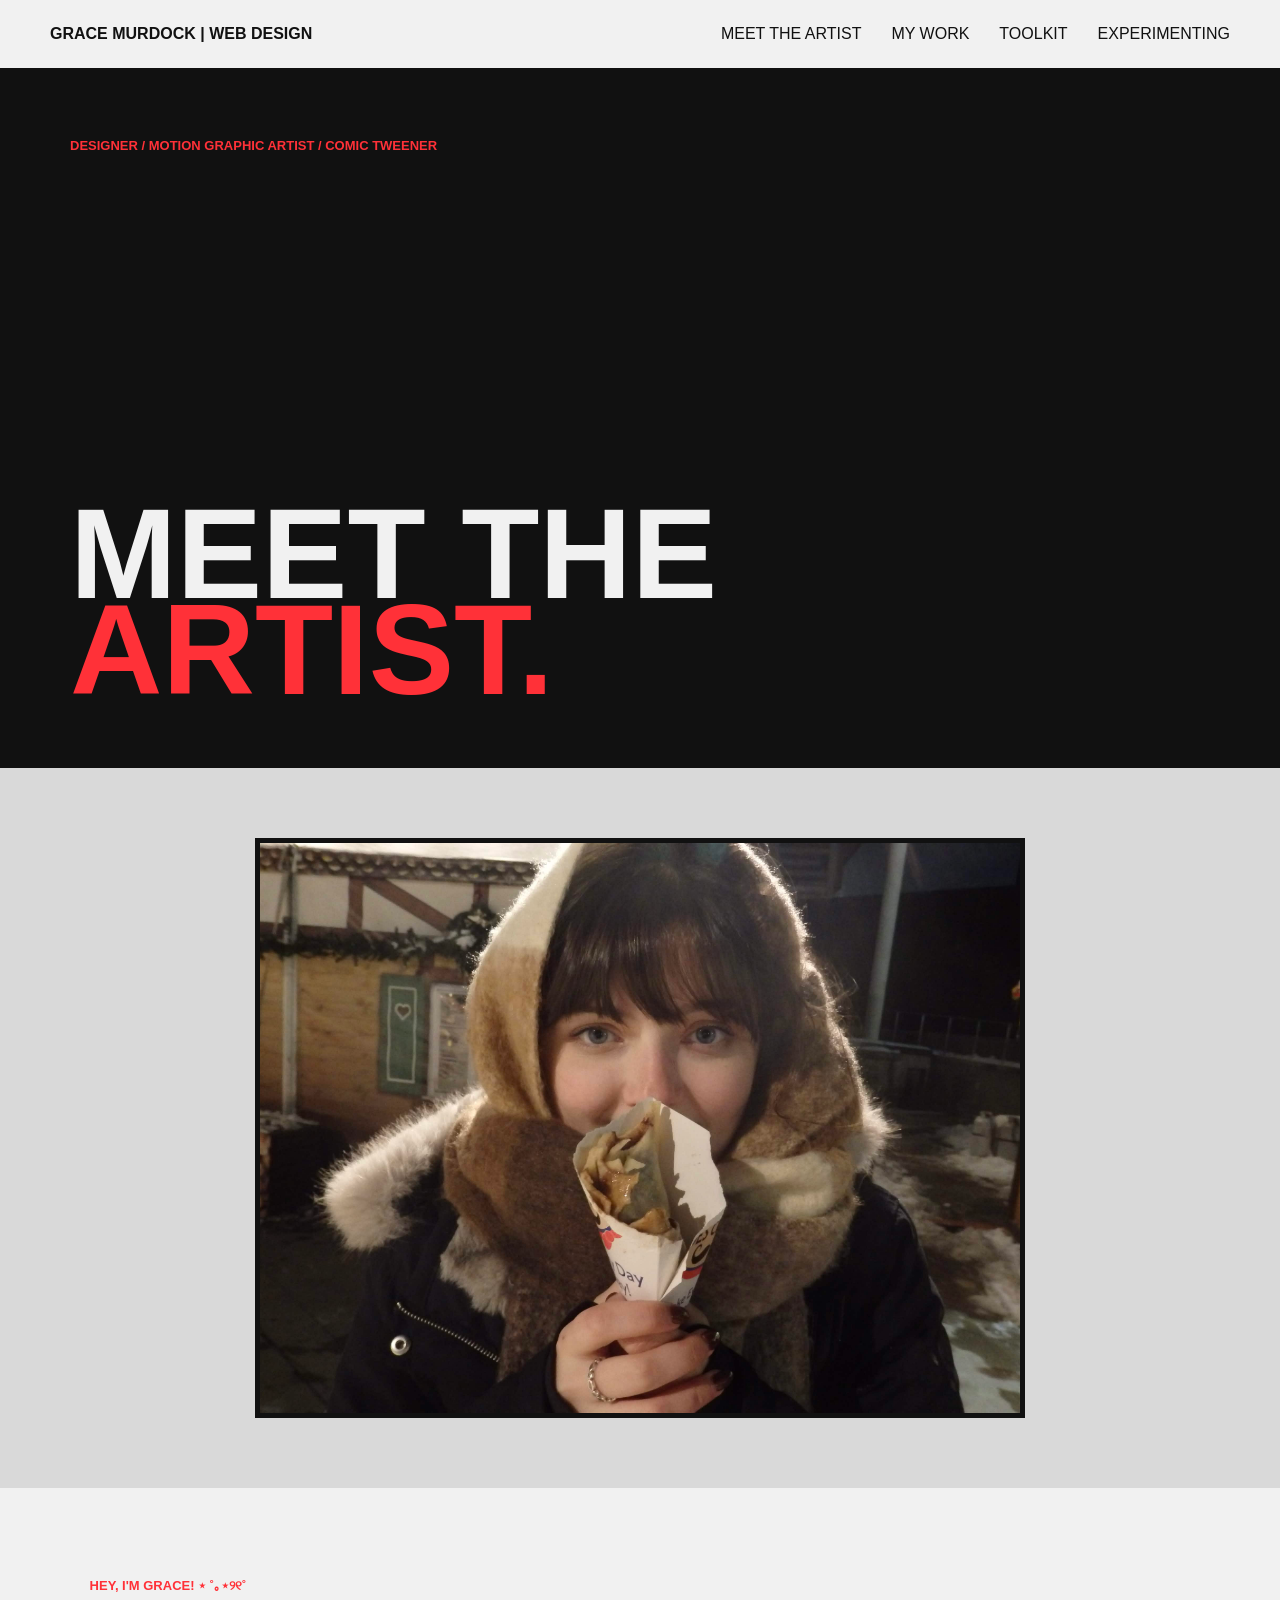
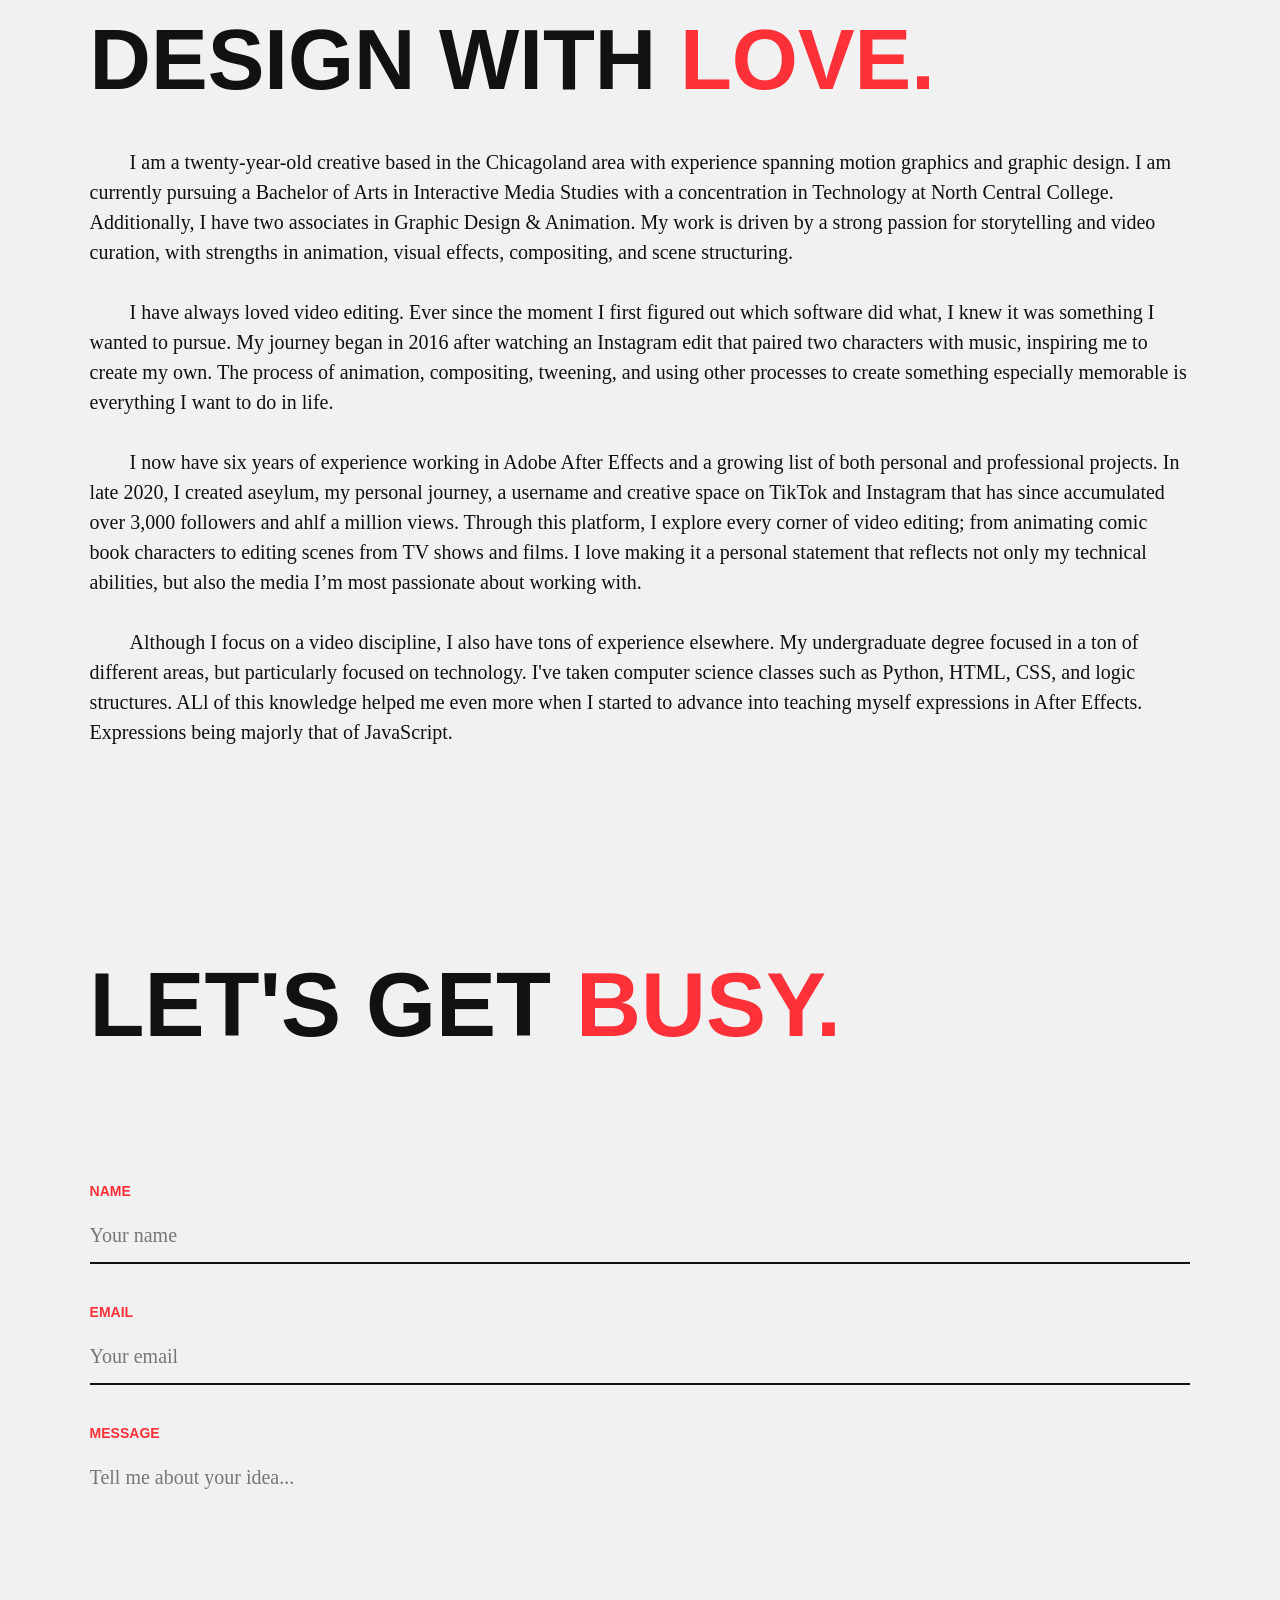
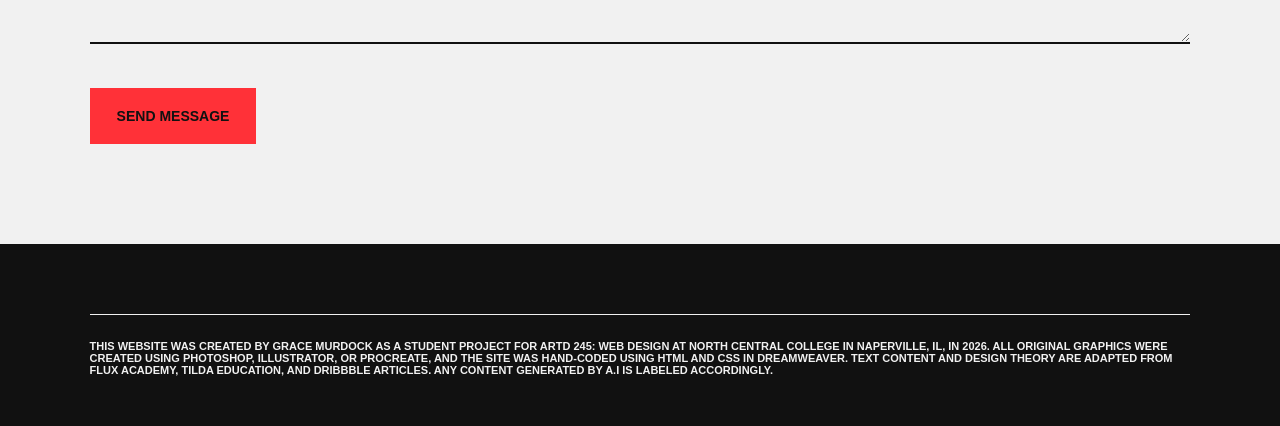
<file: index.html>
<!DOCTYPE html>
<html lang="en">

<head>
    <meta charset="UTF-8">
    <meta name="viewport" content="width=device-width, initial-scale=1.0">
    <title>About Section</title>
    <link rel="stylesheet" href="style.css">
</head>

<body>
	
<!-- =========================================
     NAVIGATION BAR (INDEX)
========================================== -->
	
<nav class="navbar">
    <a href="index.html" class="logo">GRACE MURDOCK | WEB DESIGN</a>

    <div class="nav-links">
        <a href="index.html">MEET THE ARTIST</a>
        <a href="portfolio.html">MY WORK</a>
        <a href="Toolkit.html">TOOLKIT</a>
		<a href="experiment.html">EXPERIMENTING</a>
    </div>
</nav>

<!-- =========================================
    HERO
========================================= -->

<section class="about-hero">

    <div class="about-hero-label">
        DESIGNER / MOTION GRAPHIC ARTIST / COMIC TWEENER
    </div>

    <div class="about-hero-title">
        <h1>
            MEET THE
            <span>ARTIST.</span>
        </h1>
    </div>
</section>
	
<!-- =========================================
     PARAGRAPHS + PHOTO
========================================= -->

    <div class="about-bio-content">
    <figure class="about-portrait">
        <img
            src="images/gracemurdock_crepe.jpg"
            alt="Grace Murdock">
    </figure>
</div>

        <div class="about-bio-text">
            <div class="about-small-label">
                HEY, I'M GRACE! ⋆ ˚｡⋆୨୧˚
            </div>

            <h2>DESIGN WITH
                <span>LOVE.</span>
			</h2>

            <p style="text-indent: 40px;"> I am a twenty-year-old creative based in the Chicagoland area with experience spanning motion graphics and graphic design. I am currently pursuing a Bachelor of Arts in Interactive Media Studies with a concentration in Technology at North Central College. Additionally, I have two associates in Graphic Design &amp; Animation. My work is driven by a strong passion for storytelling and video curation, with strengths in animation, visual effects, compositing, and scene structuring. </p>
			
			<p style="text-indent: 40px;"> I have always loved video editing. Ever since the moment I first figured out which software did what, I knew it was something I wanted to pursue. My journey began in 2016 after watching an Instagram edit that paired two characters with music, inspiring me to create my own. The process of animation, compositing, tweening, and using other processes to create something especially memorable is everything I want to do in life. </p>
			
			<p style="text-indent: 40px;"> I now have six years of experience working in Adobe After Effects and a growing list of both personal and professional projects. In late 2020, I created aseylum, my personal journey, a username and creative space on TikTok and Instagram that has since accumulated over 3,000 followers and ahlf a million views. Through this platform, I explore every corner of video editing; from animating comic book characters to editing scenes from TV shows and films. I love making it a personal statement that reflects not only my technical abilities, but also the media I’m most passionate about working with. </p>
			
			<p style="text-indent: 40px;"> Although I focus on a video discipline, I also have tons of experience elsewhere. My undergraduate degree focused in a ton of different areas, but particularly focused on technology. I've taken computer science classes such as Python, HTML, CSS, and logic structures. ALl of this knowledge helped me even more when I started to advance into teaching myself expressions in After Effects. Expressions being majorly that of JavaScript. </p>
			
        </div>
	
<!-- =========================================
     CONTACT 
========================================= -->

    <div class="contact-content">
        <div class="contact-heading">
            <h2> LET'S GET
                <span>BUSY.</span></h2>
        </div>

<!-- =========================================
     CONTACT FORM (TAKEN FROM W3 SCHOOLS)
========================================= -->

<form class="contact-form">
            <div class="form-group">
                <label for="name">
                    NAME
                </label>
				
                <input
                    type="text"
                    id="name"
                    name="name"
                    placeholder="Your name"
                    required>
            </div>

            <div class="form-group">
                <label for="email">
                    EMAIL
                </label>

                <input
                    type="email"
                    id="email"
                    name="email"
                    placeholder="Your email"
                    required>
            </div>
	
            <div class="form-group">
                <label for="message">
                    MESSAGE
                </label>

                <textarea
                    id="message"
                    name="message"
                    rows="7"
                    placeholder="Tell me about your idea..."
                    required></textarea>
            </div>

            <div class="contact-button">
                <button type="submit">
                    SEND MESSAGE
                </button>
            </div>
        </form>
    </div>
	
<!-- =========================================
     FOOTER
========================================= -->

<footer class="site-footer">
    <div class="footer-information">
        <p>This website was created by Grace Murdock as a student project for ARTD 245: Web Design at North Central College in Naperville, IL, in 2026. All original graphics were created using Photoshop, Illustrator, or Procreate, and the site was hand-coded using HTML and CSS in Dreamweaver. Text content and design theory are adapted from Flux Academy, Tilda Education, and Dribbble articles. any content generated by A.I is labeled accordingly. </p>
       
    </div>
</footer>


</body>
</html>
</file>
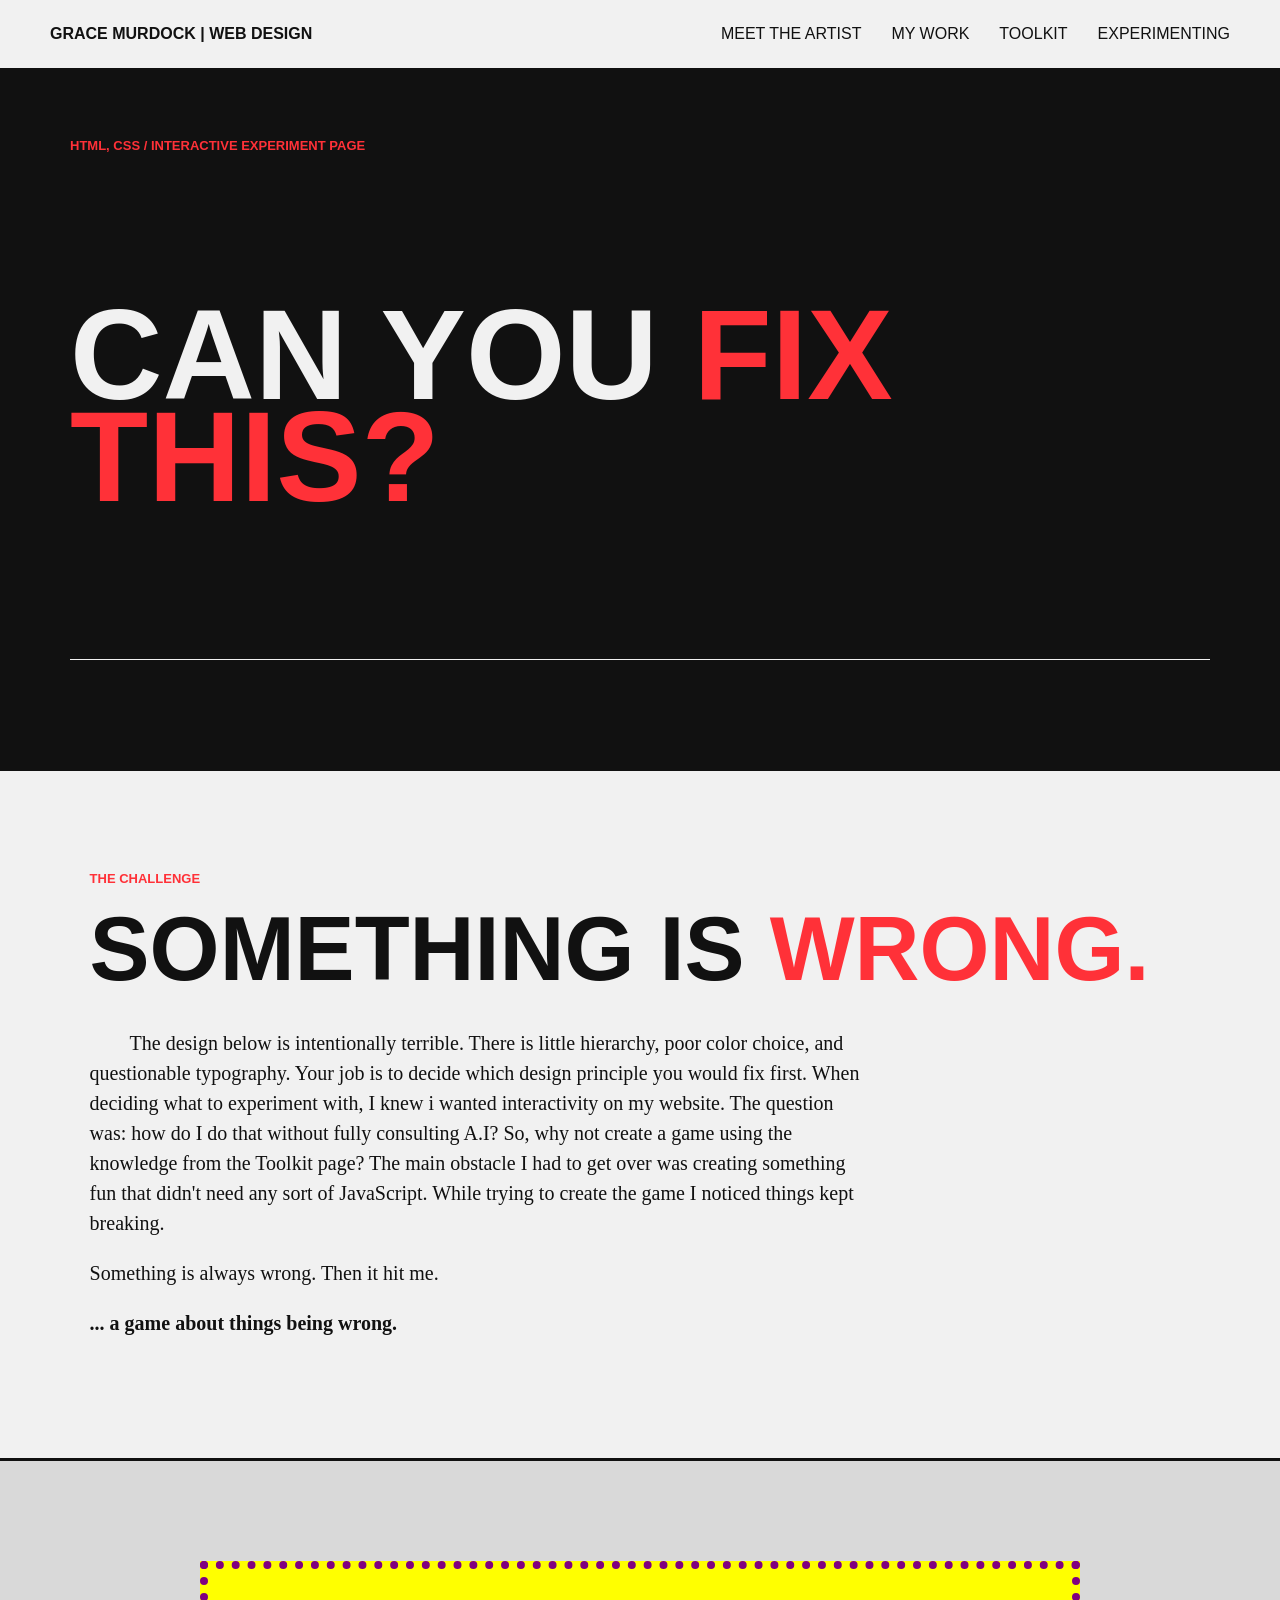
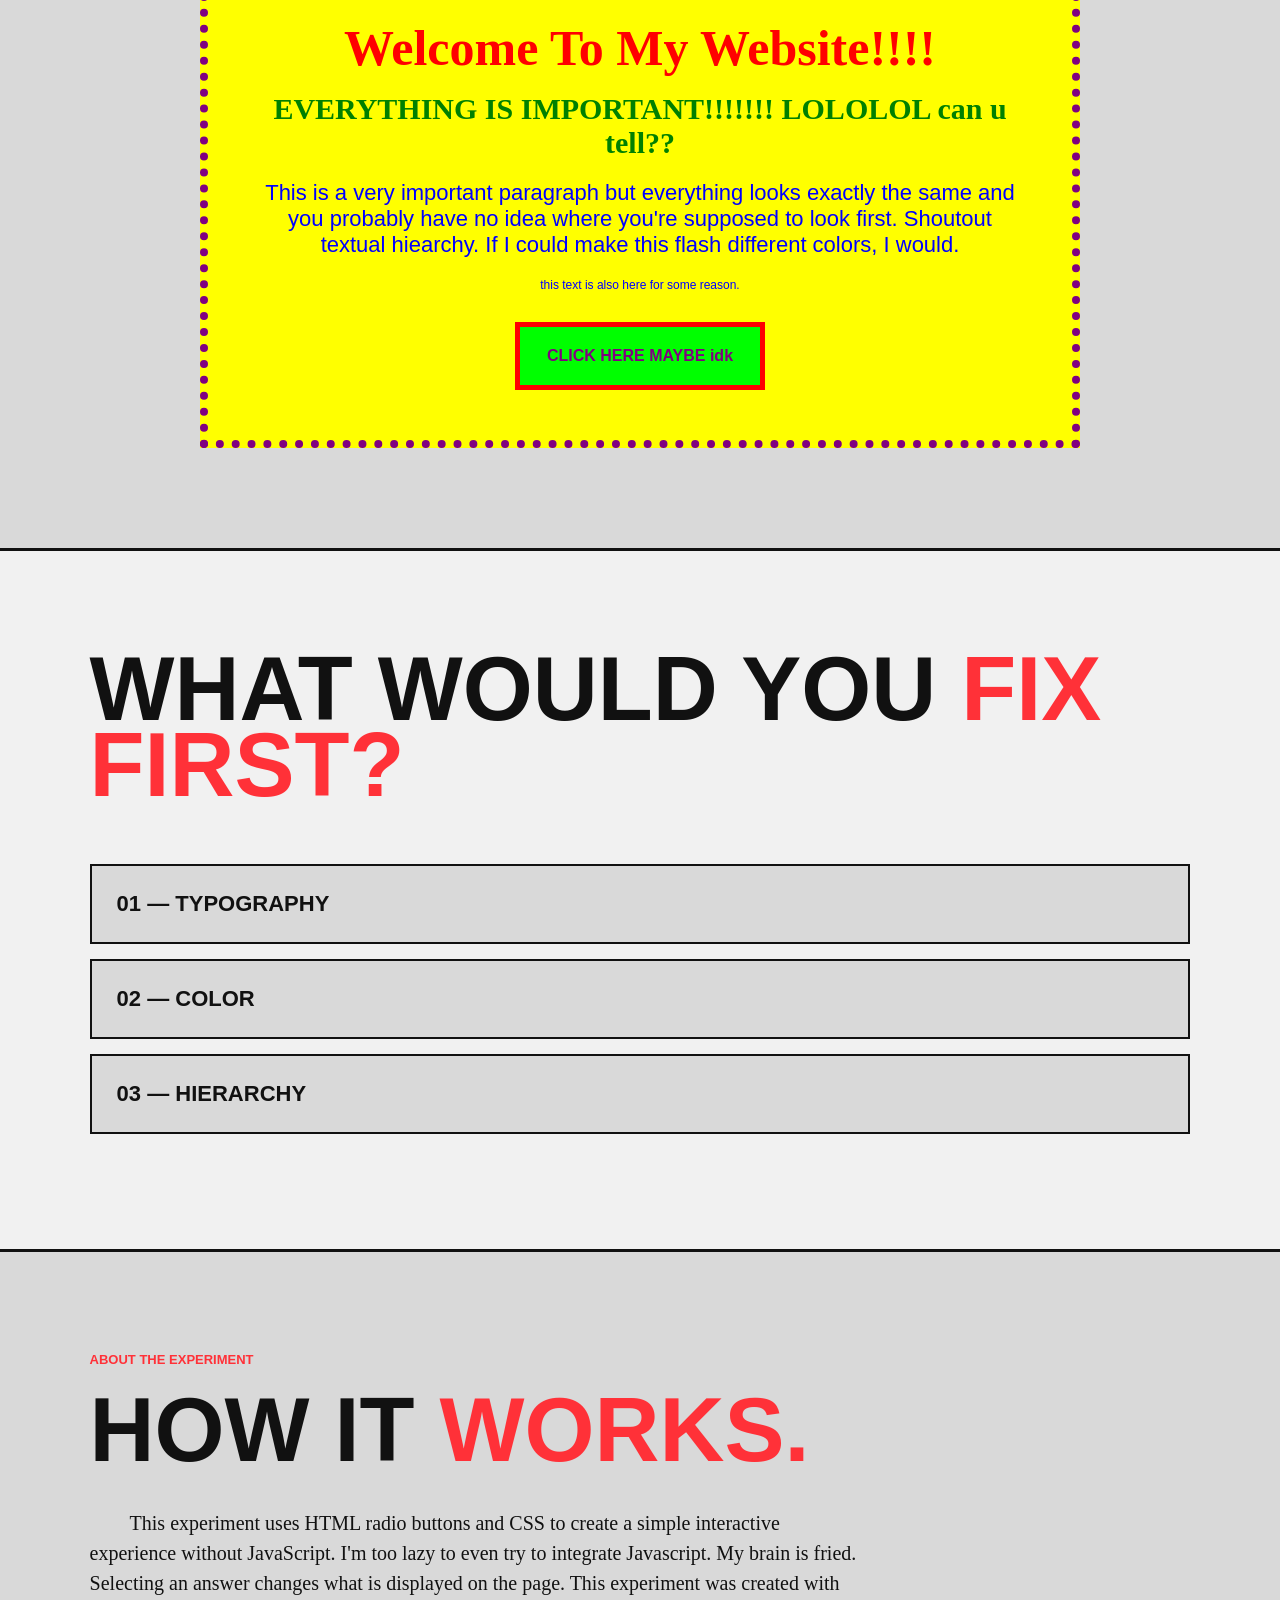
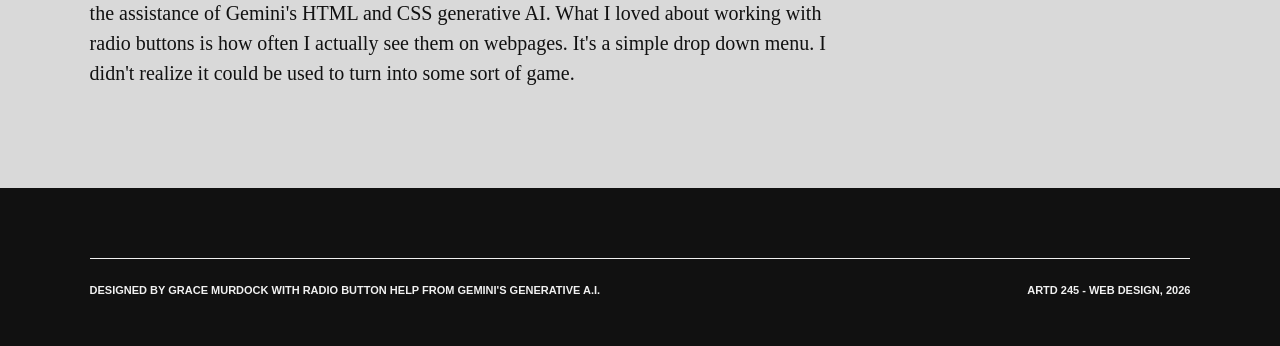
<file: experiment.html>
<!DOCTYPE html>
<html lang="en">

<head>
    <meta charset="UTF-8">
    <meta name="viewport" content="width=device-width, initial-scale=1.0">
    <title>Experiment Section</title>
    <link rel="stylesheet" href="style.css">
</head>

<body>

<!-- =========================================
     NAVIGATION BAR
========================================= -->
	
<nav class="navbar">
    <a href="index.html" class="logo">GRACE MURDOCK | WEB DESIGN</a>

    <div class="nav-links">
        <a href="index.html">MEET THE ARTIST</a>
        <a href="portfolio.html">MY WORK</a>
        <a href="Toolkit.html">TOOLKIT</a>
		<a href="experiment.html">EXPERIMENTING</a>
    </div>
</nav>


<!-- =========================================
     EXPERIMENT PAGE — HERO
========================================= -->

<section class="experiment-hero">

    <div class="experiment-label">
        HTML, CSS / INTERACTIVE EXPERIMENT PAGE
    </div>

    <div class="experiment-title">
        <h1>
            CAN YOU
            <span>FIX THIS?</span>
        </h1>
    </div>

    <div class="experiment-bottom">
        <p></p>
    </div>
</section>


<!-- =========================================
     GAME INTRODUCTION
========================================= -->

<section class="experiment-intro">

    <div class="experiment-small-label">
        THE CHALLENGE
    </div>

    <h2>
        SOMETHING IS
        <span>WRONG.</span>
    </h2>

    <p style="text-indent: 40px;"> The design below is intentionally terrible. There is little hierarchy, poor color choice, and questionable typography. Your job is to decide which design principle you would fix first. When deciding what to experiment with, I knew i wanted interactivity on my website. The question was: how do I do that without fully consulting A.I? So, why not create a game using the knowledge from the Toolkit page? The main obstacle I had to get over was creating something fun that didn't need any sort of JavaScript. While trying to create the game I noticed things kept breaking.</p>
	
	<p>Something is always wrong. Then it hit me.</p>
	<p><b>... a game about things being wrong.</b></p>

</section>


<!-- =========================================
     THE BAD DESIGN (HUMAN GENERATED)
========================================= -->

<section class="bad-design-section">
    <div class="bad-design">
        <h2>Welcome To My Website!!!!</h2>
        <h3>EVERYTHING IS IMPORTANT!!!!!!! LOLOLOL can u tell??</h3>

        <p> This is a very important paragraph but everything looks exactly the same and you probably have no idea where you're supposed to look first. Shoutout textual hiearchy. If I could make this flash different colors, I would.</p>

        <p class="bad-design-small">
            this text is also here for some reason.
        </p>

        <div class="bad-button">
            CLICK HERE MAYBE idk
        </div>

    </div>

</section>

<!-- =========================================
     THE QUESTION
========================================= -->

<section class="design-game">
    <h2>
        WHAT WOULD YOU <span>FIX FIRST?</span>
    </h2>
	
<!-- =========================================
     ANSWER 01 — TYPOGRAPHY
========================================= -->

    <input
        type="radio"
        id="typography-answer"
        name="design-answer">

    <label for="typography-answer" class="answer-button">
        01 — TYPOGRAPHY
    </label>

    <div class="answer typography-response">
        <h3>GOOD CHOICE.</h3>
	<p> Typography would definitely help. Changing font sizes, weights, and styles would make the information easier to understand. It's important to note the difference between readability and legibility.</p>
    </div>


<!-- =========================================
     ANSWER 02 — COLOR
========================================= -->

    <input
        type="radio"
        id="color-answer"
        name="design-answer">

    <label for="color-answer" class="answer-button">
        02 — COLOR
    </label>

    <div class="answer color-response">
        <h3>GOOD CHOICE.</h3>
        <p> Color can create contrast and help important information stand out. The current colors definitely need some help. Also, it's ugly. </p>
    </div>


<!-- =========================================
     ANSWER 03 — HIERARCHY
========================================= -->

    <input
        type="radio"
        id="hierarchy-answer"
        name="design-answer">

    <label for="hierarchy-answer" class="answer-button">
        03 — HIERARCHY
    </label>

    <div class="answer hierarchy-response">
        <h3>BEST CHOICE!</h3>
        <p> Hierarchy gives the viewer an order to follow. Without hierarchy, everything competes for attention. Creating a clear heading, subheading, and body text would make this design much easier to understand.</p>
    </div>
</section>

<!-- =========================================
     EXPERIMENT INFORMATION
========================================= -->

<section class="experiment-information">
    <div class="experiment-small-label">
        ABOUT THE EXPERIMENT
    </div>
    <h2> HOW IT <span>WORKS.</span> </h2>

    <p style="text-indent: 40px;"> This experiment uses HTML radio buttons and CSS to create a simple interactive experience without JavaScript. I'm too lazy to even try to integrate Javascript. My brain is fried. Selecting an answer changes what is displayed on the page. This experiment was created with the assistance of Gemini's HTML and CSS generative AI. What I loved about working with radio buttons is how often I actually see them on webpages. It's a simple drop down menu. I didn't realize it could be used to turn into some sort of game.</p>

</section>


<!-- =========================================
     FOOTER
========================================= -->

<footer class="site-footer">
    <div class="footer-information">
        <p> Designed by Grace Murdock with radio button help from Gemini's Generative A.I. </p>
        <p> ARTD 245 - Web Design, 2026 </p>

    </div>
</footer>
	
<!-- =========================================
     END OF WEBSITE
========================================= -->

</body>
</html>
</file>
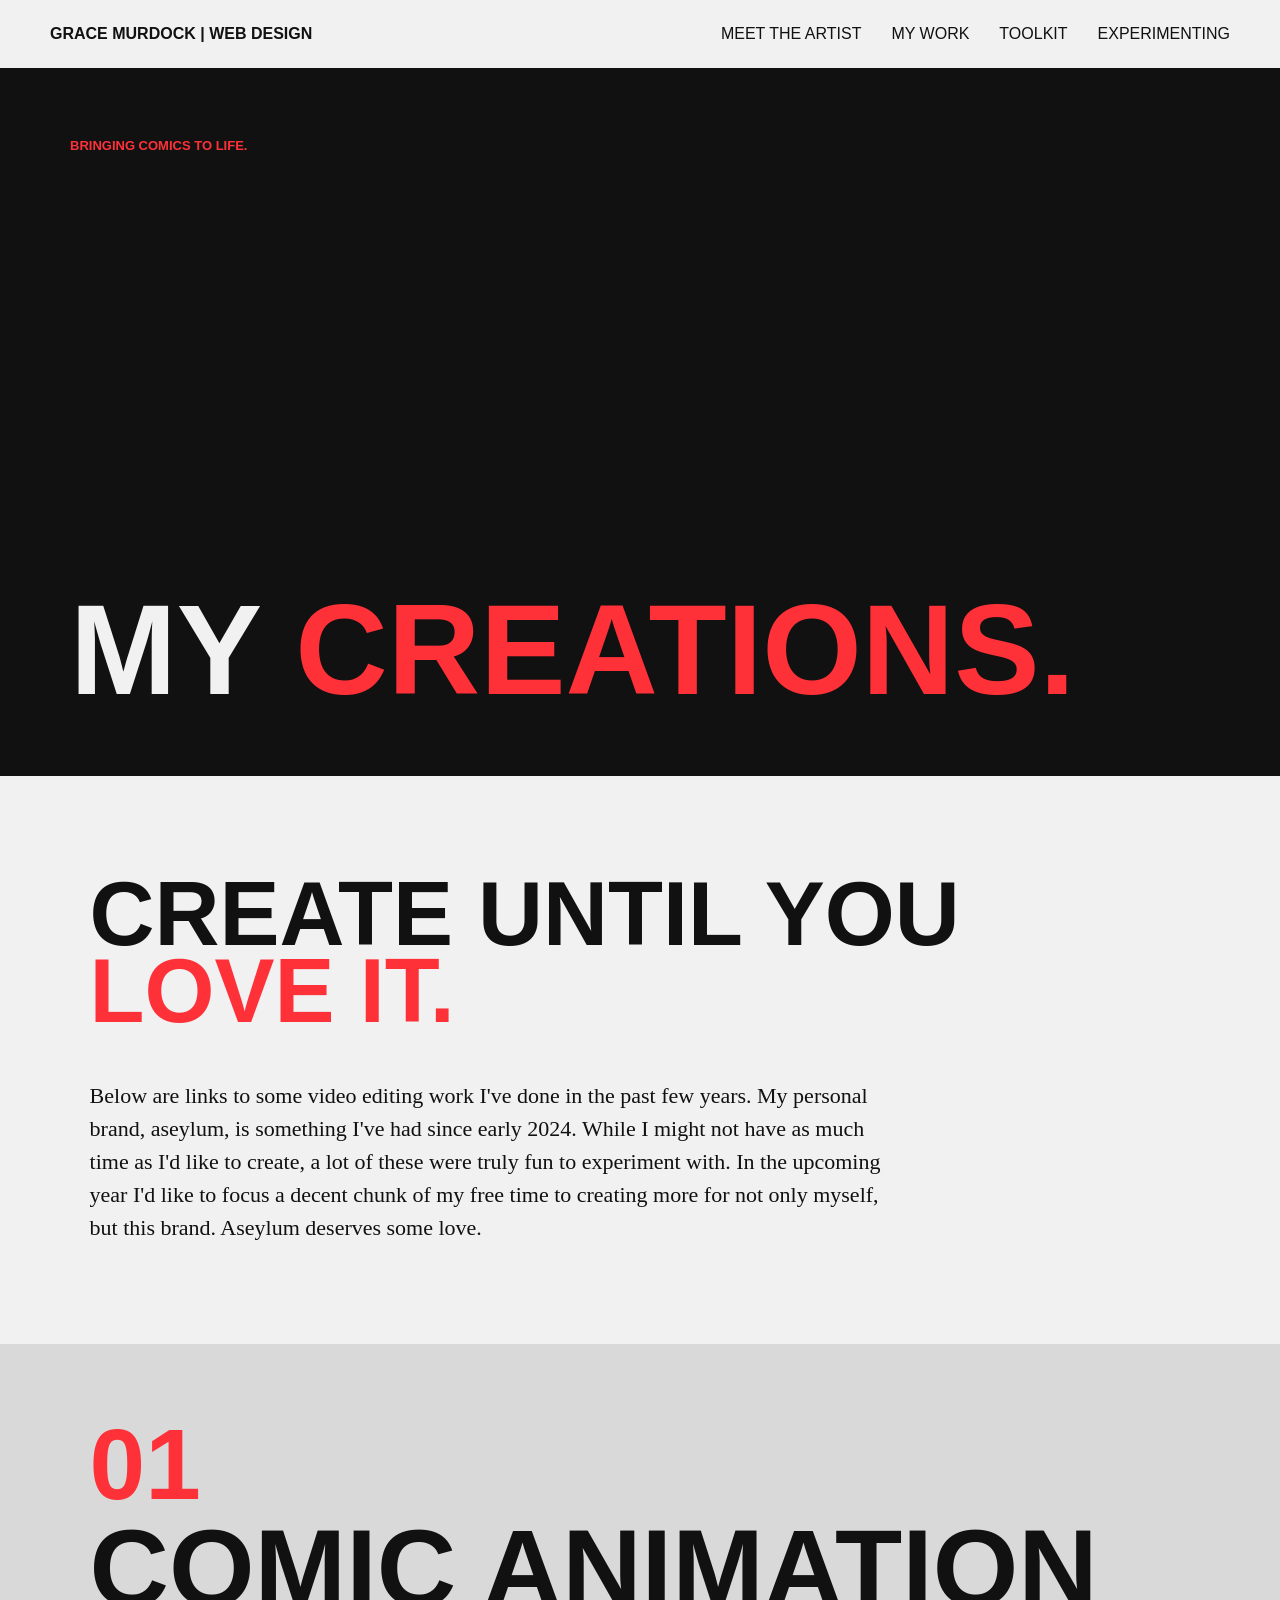
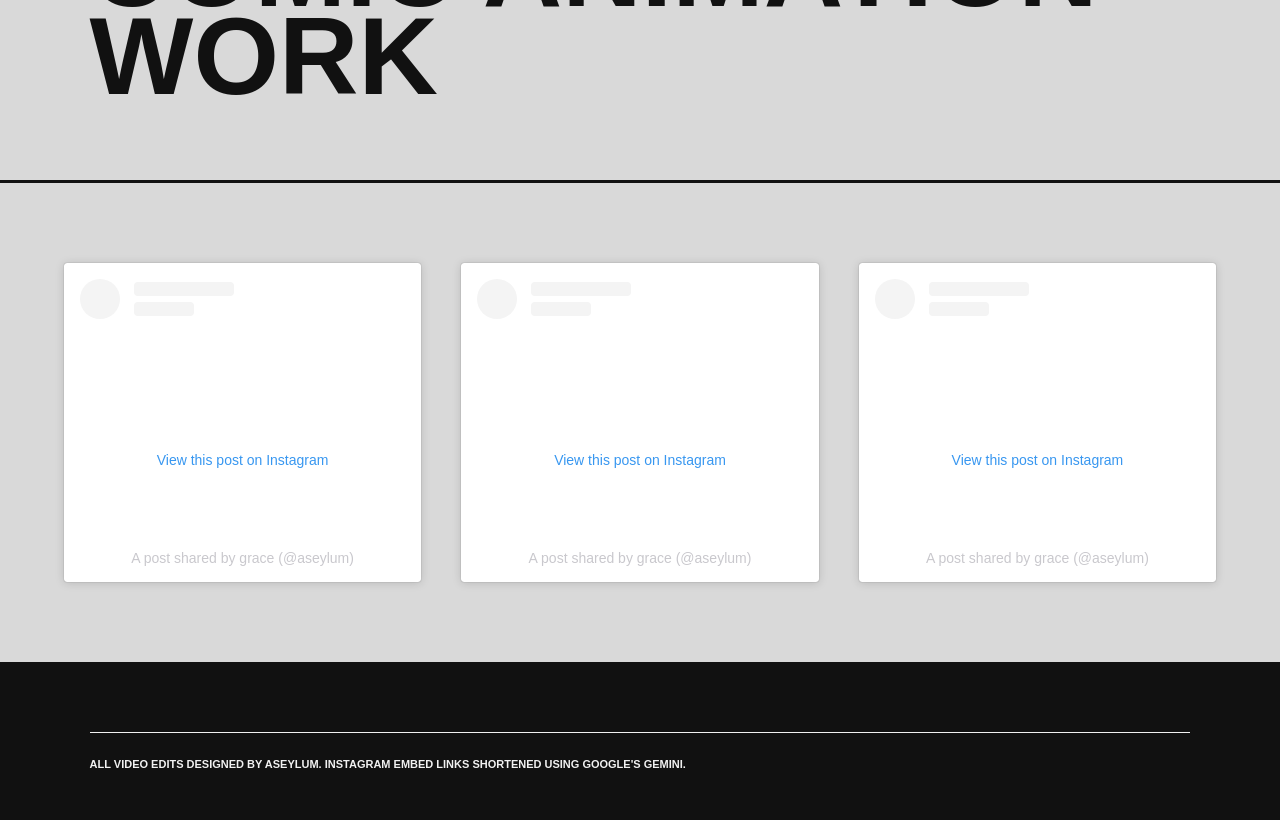
<file: portfolio.html>
<!DOCTYPE html>
<html lang="en">

<head>
    <meta charset="UTF-8">
    <meta name="viewport" content="width=device-width, initial-scale=1.0">
    <title>Portfolio Section</title>
    <link rel="stylesheet" href="style.css">
</head>

<body>
	
<!-- =========================================
     NAVIGATION BAR (INDEX)
========================================== -->
	
<nav class="navbar">
    <a href="index.html" class="logo">GRACE MURDOCK | WEB DESIGN</a>

    <div class="nav-links">
        <a href="index.html">MEET THE ARTIST</a>
        <a href="portfolio.html">MY WORK</a>
        <a href="Toolkit.html">TOOLKIT</a>
		<a href="experiment.html">EXPERIMENTING</a>
    </div>
</nav>

<!-- =========================================
     PORTFOLIO HERO SECTION
========================================== -->

<section class="about-hero">

    <div class="about-hero-label">
        BRINGING COMICS TO LIFE.
    </div>

    <div class="about-hero-title">
        <h1>
            MY
            <span>CREATIONS.</span>
        </h1>
    </div>
</section>
	
<!-- =========================================
     YAPPING
========================================== -->
	
<section class="intro">	
    <div class="intro-content">
        <h2>
            CREATE UNTIL YOU
            <span>LOVE IT.</span>
        </h2>
        <p> Below are links to some video editing work I've done in the past few years. My personal brand, aseylum, is something I've had since early 2024. While I might not have as much time as I'd like to create, a lot of these were truly fun to experiment with. In the upcoming year I'd like to focus a decent chunk of my free time to creating more for not only myself, but this brand. Aseylum deserves some love.</p>
    </div>
</section>
	
<!-- =========================================
     INSTAGRAM LINKS
========================================== -->
<!-- AI USED TO SHORTEN INSTAGRAM LINKS. -->
<!-- AND THIS: YOUTUBE VIDEO https://www.youtube.com/watch?v=Hskt1jN7JTc -->
	
<section class="portfolio-section">
    <div class="section-header">
        <div class="section-number">
            01
        </div>
        <div class="section-title">
            COMIC ANIMATION 
			<span>WORK</span>
        </div>
    </div>

    <div class="portfolio-edits">


<!-- =========================================
     EDIT ONE
========================================= -->

        <div class="portfolio-edit">

            <blockquote class="instagram-media"
                data-instgrm-captioned
                data-instgrm-permalink="https://www.instagram.com/reel/DThH7Y-jC8_/?utm_source=ig_embed&amp;utm_campaign=loading"
                data-instgrm-version="14"
                style="background:#FFF; border:0; border-radius:3px; box-shadow:0 0 1px 0 rgba(0,0,0,0.5),0 1px 10px 0 rgba(0,0,0,0.15); margin:1px; max-width:540px; min-width:326px; padding:0; width:99.375%;">

                <div style="padding:16px;">

                    <a href="https://www.instagram.com/reel/DThH7Y-jC8_/?utm_source=ig_embed&amp;utm_campaign=loading"
                       style="background:#FFFFFF; line-height:0; padding:0; text-align:center; text-decoration:none; width:100%;"
                       target="_blank">

                        <div style="display:flex; flex-direction:row; align-items:center;">
                            <div style="background-color:#F4F4F4; border-radius:50%; height:40px; margin-right:14px; width:40px;"></div>

                            <div style="display:flex; flex-direction:column; flex-grow:1; justify-content:center;">
                                <div style="background-color:#F4F4F4; border-radius:4px; height:14px; margin-bottom:6px; width:100px;"></div>
                                <div style="background-color:#F4F4F4; border-radius:4px; height:14px; width:60px;"></div>
                            </div>
                        </div>

                        <div style="padding:19% 0;"></div>

                        <div style="padding-top:8px;">
                            <div style="color:#3897f0; font-family:Arial,sans-serif; font-size:14px; line-height:18px;">
                                View this post on Instagram
                            </div>
                        </div>

                        <div style="padding:12.5% 0;"></div>

                    </a>

                    <p style="color:#c9c8cd; font-family:Arial,sans-serif; font-size:14px; text-align:center;">
                        <a href="https://www.instagram.com/reel/DThH7Y-jC8_/?utm_source=ig_embed&amp;utm_campaign=loading"
                           style="color:#c9c8cd; text-decoration:none;"
                           target="_blank">
                            A post shared by grace (@aseylum)
                        </a>
                    </p>
                </div>
            </blockquote>
        </div>


<!-- =========================================
     EDIT TWO
========================================= -->

        <div class="portfolio-edit">

            <blockquote class="instagram-media"
                data-instgrm-captioned
                data-instgrm-permalink="https://www.instagram.com/reel/DcCRTyzK7e2/?utm_source=ig_embed&amp;utm_campaign=loading"
                data-instgrm-version="14"
                style="background:#FFF; border:0; border-radius:3px; box-shadow:0 0 1px 0 rgba(0,0,0,0.5),0 1px 10px 0 rgba(0,0,0,0.15); margin:1px; max-width:540px; min-width:326px; padding:0; width:99.375%;">

                <div style="padding:16px;">

                    <a href="https://www.instagram.com/reel/DcCRTyzK7e2/?utm_source=ig_embed&amp;utm_campaign=loading"
                       style="background:#FFFFFF; line-height:0; padding:0; text-align:center; text-decoration:none; width:100%;"
                       target="_blank">

                        <div style="display:flex; flex-direction:row; align-items:center;">
                            <div style="background-color:#F4F4F4; border-radius:50%; height:40px; margin-right:14px; width:40px;"></div>

                            <div style="display:flex; flex-direction:column; flex-grow:1; justify-content:center;">
                                <div style="background-color:#F4F4F4; border-radius:4px; height:14px; margin-bottom:6px; width:100px;"></div>
                                <div style="background-color:#F4F4F4; border-radius:4px; height:14px; width:60px;"></div>
                            </div>
                        </div>

                        <div style="padding:19% 0;"></div>

                        <div style="padding-top:8px;">
                            <div style="color:#3897f0; font-family:Arial,sans-serif; font-size:14px; line-height:18px;">
                                View this post on Instagram
                            </div>
                        </div>

                        <div style="padding:12.5% 0;"></div>

                    </a>

                    <p style="color:#c9c8cd; font-family:Arial,sans-serif; font-size:14px; text-align:center;">
                        <a href="https://www.instagram.com/reel/DcCRTyzK7e2/?utm_source=ig_embed&amp;utm_campaign=loading"
                           style="color:#c9c8cd; text-decoration:none;"
                           target="_blank">
                            A post shared by grace (@aseylum)
                        </a>
                    </p>
                </div>
            </blockquote>

        </div>


<!-- =========================================
     EDIT THREE
========================================= -->

        <div class="portfolio-edit">

            <blockquote class="instagram-media"
                data-instgrm-captioned
                data-instgrm-permalink="https://www.instagram.com/reel/DXQq_TTAs3n/?utm_source=ig_embed&amp;utm_campaign=loading"
                data-instgrm-version="14"
                style="background:#FFF; border:0; border-radius:3px; box-shadow:0 0 1px 0 rgba(0,0,0,0.5),0 1px 10px 0 rgba(0,0,0,0.15); margin:1px; max-width:540px; min-width:326px; padding:0; width:99.375%;">

                <div style="padding:16px;">

                    <a href="https://www.instagram.com/reel/DXQq_TTAs3n/?utm_source=ig_embed&amp;utm_campaign=loading"
                       style="background:#FFFFFF; line-height:0; padding:0; text-align:center; text-decoration:none; width:100%;"
                       target="_blank">

                        <div style="display:flex; flex-direction:row; align-items:center;">
                            <div style="background-color:#F4F4F4; border-radius:50%; height:40px; margin-right:14px; width:40px;"></div>

                            <div style="display:flex; flex-direction:column; flex-grow:1; justify-content:center;">
                                <div style="background-color:#F4F4F4; border-radius:4px; height:14px; margin-bottom:6px; width:100px;"></div>
                                <div style="background-color:#F4F4F4; border-radius:4px; height:14px; width:60px;"></div>
                            </div>
                        </div>

                        <div style="padding:19% 0;"></div>

                        <div style="padding-top:8px;">
                            <div style="color:#3897f0; font-family:Arial,sans-serif; font-size:14px; line-height:18px;">
                                View this post on Instagram
                            </div>
                        </div>

                        <div style="padding:12.5% 0;"></div>

                    </a>

                    <p style="color:#c9c8cd; font-family:Arial,sans-serif; font-size:14px; text-align:center;">
                        <a href="https://www.instagram.com/reel/DXQq_TTAs3n/?utm_source=ig_embed&amp;utm_campaign=loading"
                           style="color:#c9c8cd; text-decoration:none;"
                           target="_blank">
                            A post shared by grace (@aseylum)
                        </a>
                    </p>
                </div>
            </blockquote>
        </div>

    </div>
</section>


<!-- =========================================
     INSTAGRAM EMBED SCRIPT
========================================= -->

<script async src="https://www.instagram.com/embed.js"></script>
	
<!-- =========================================
     FOOTER
========================================== -->

<footer class="site-footer">
    <div class="footer-information">
        <p> All video edits designed by ASEYLUM. Instagram embed links shortened using Google's Gemini. </p>
    </div>

</footer>
	
<!-- =========================================
     END OF PORTFOLIO SECTION
========================================== -->

</body>
</html>
</file>
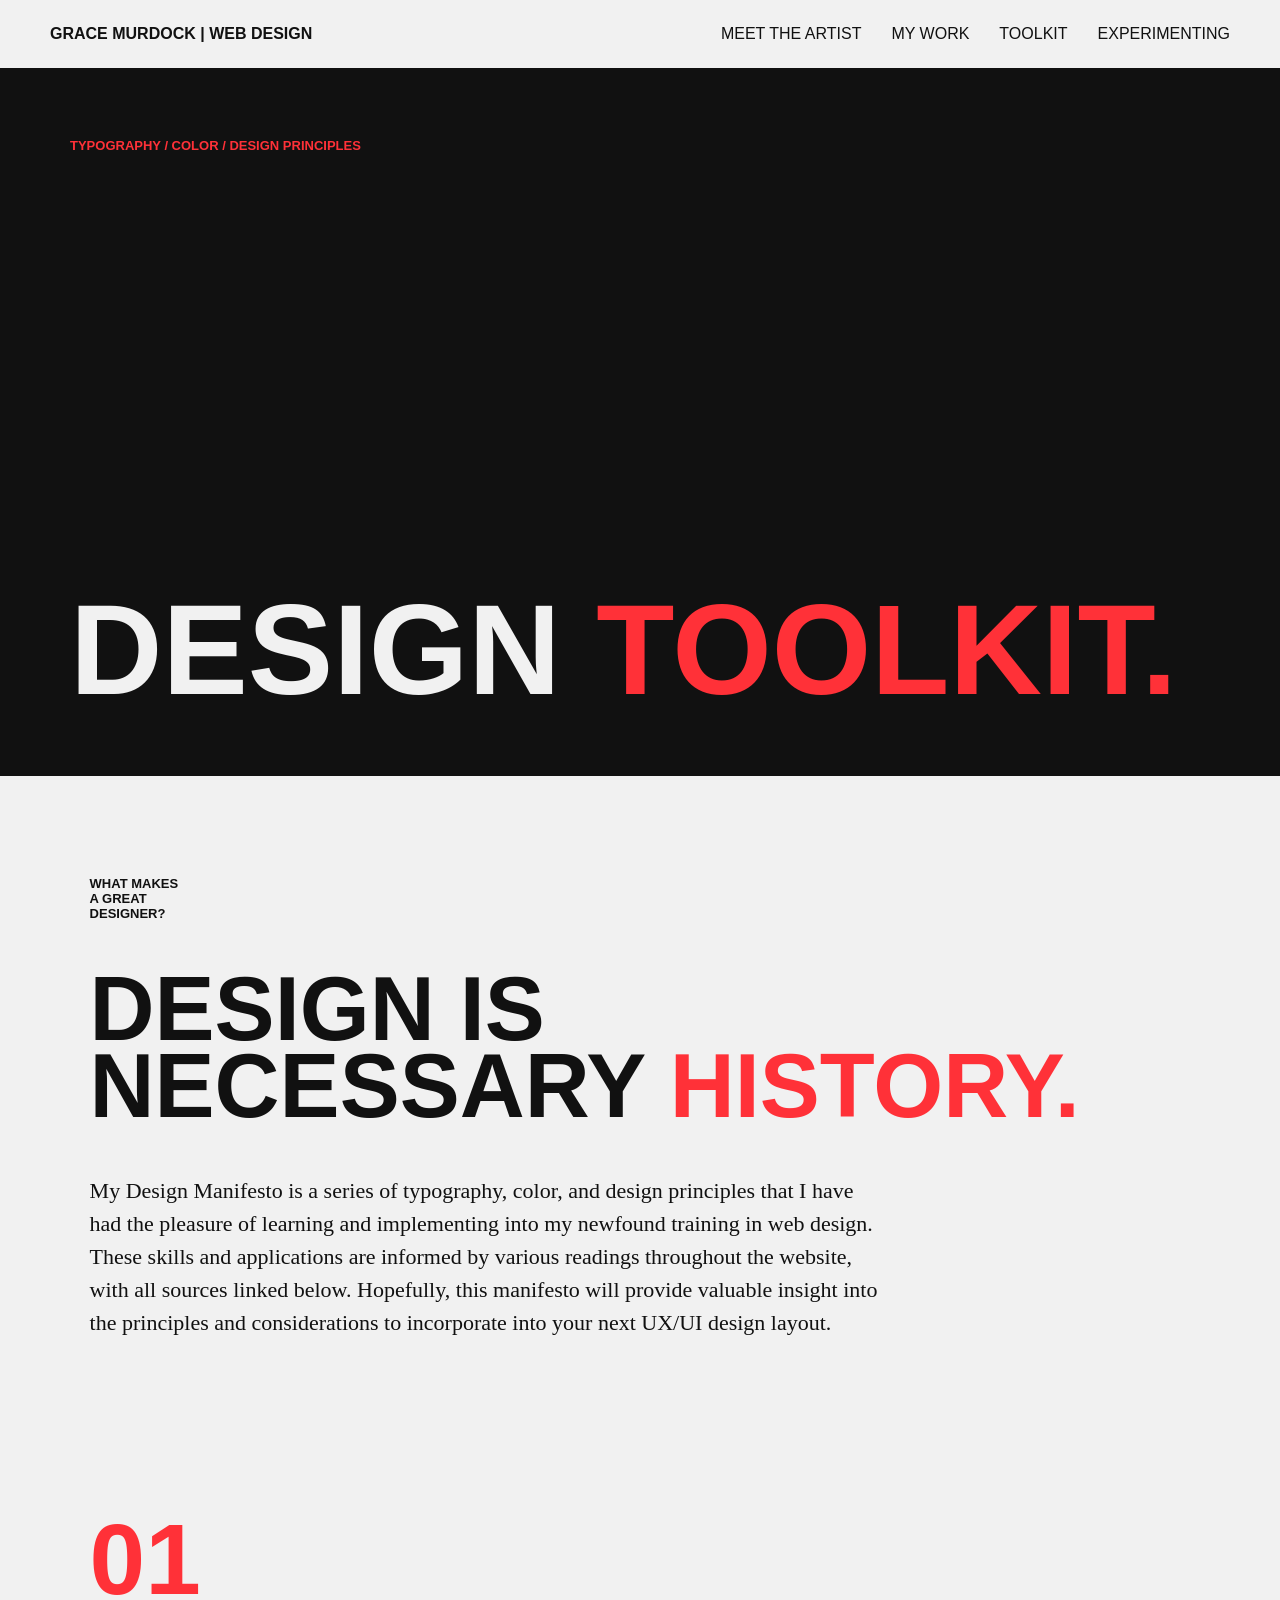
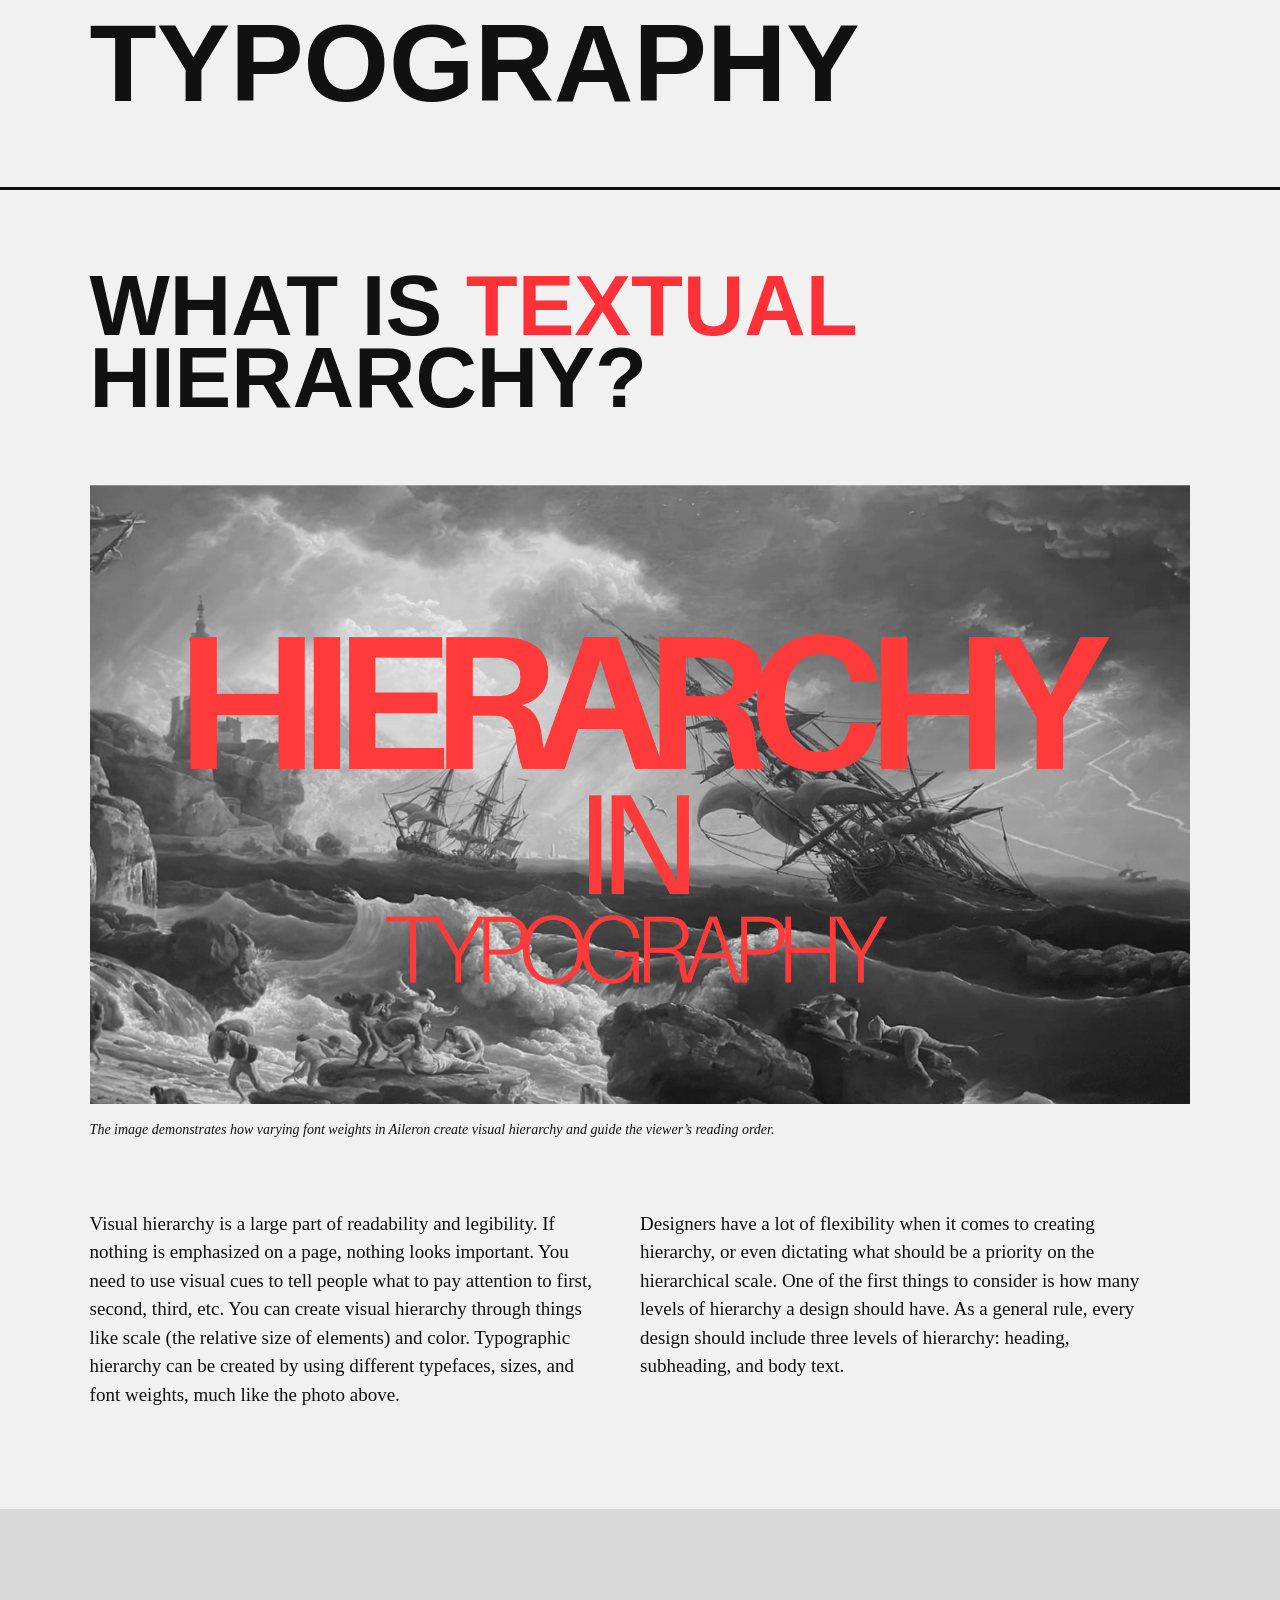
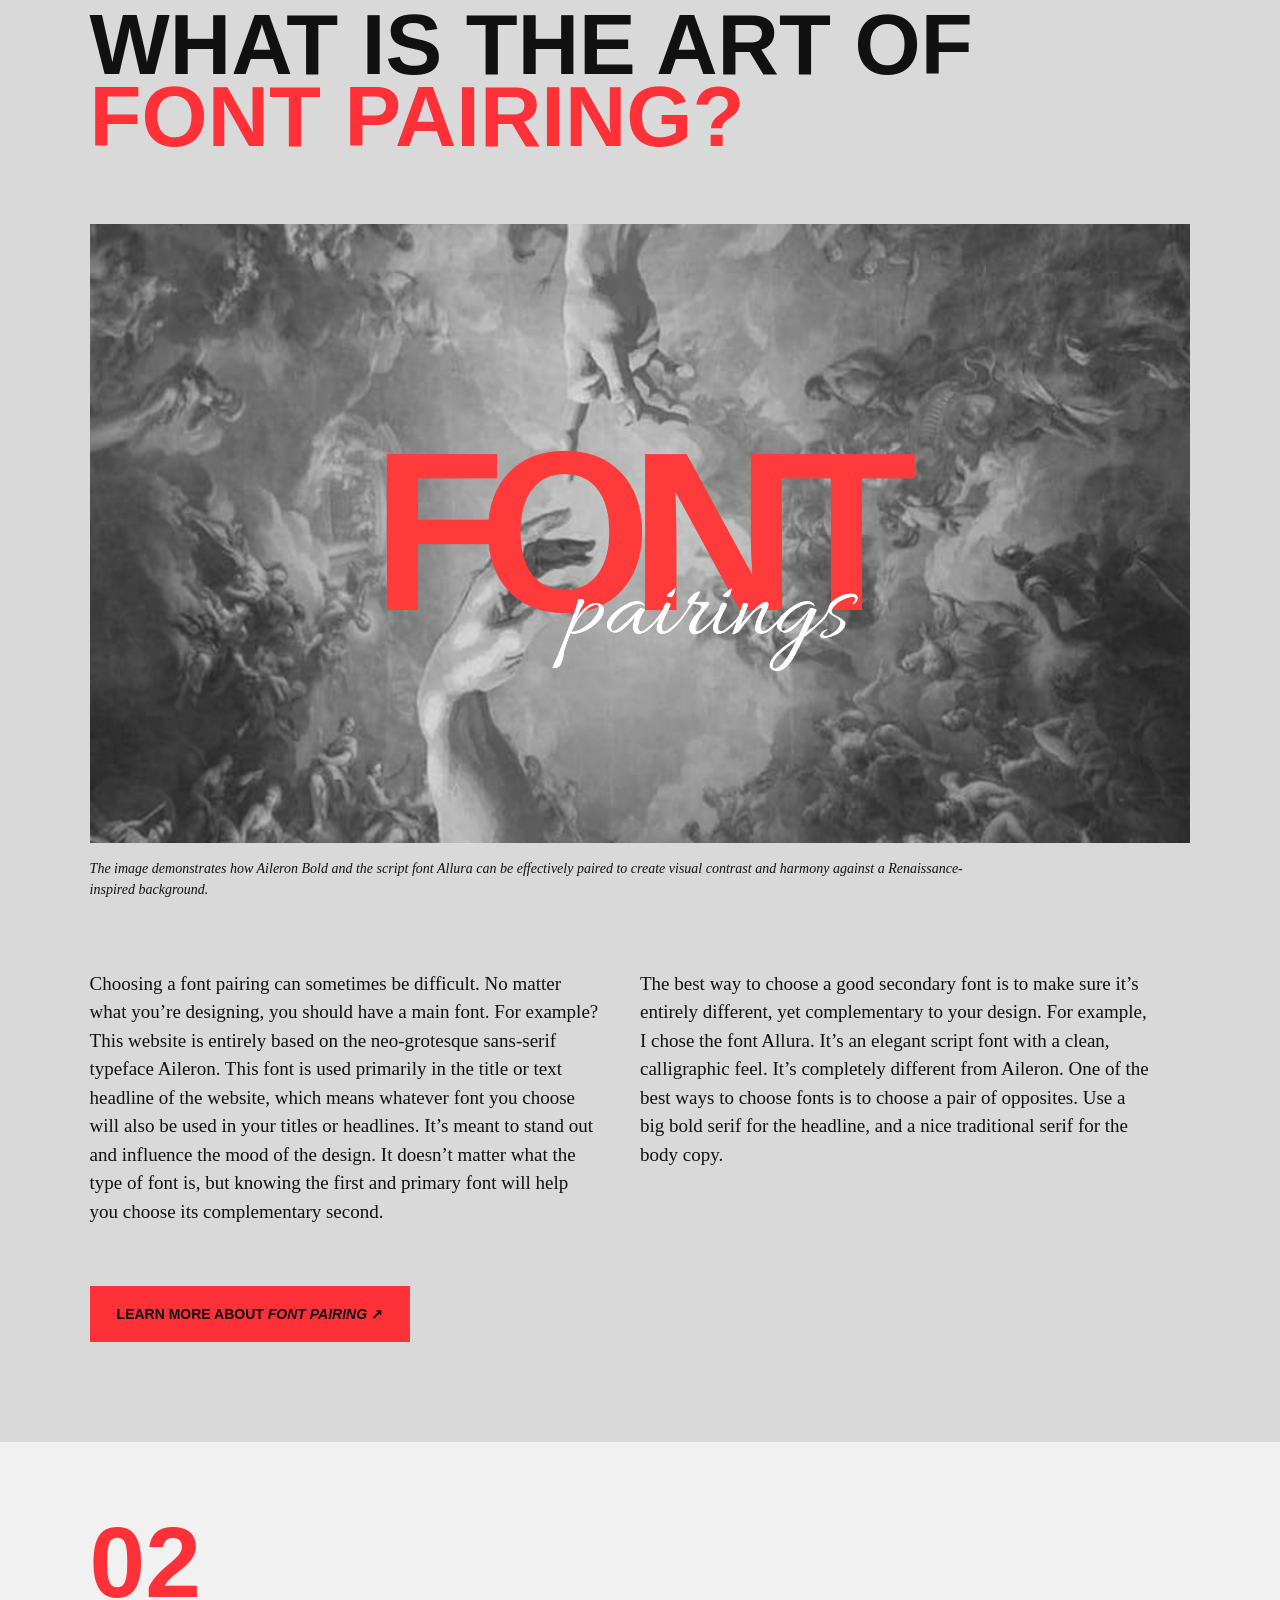
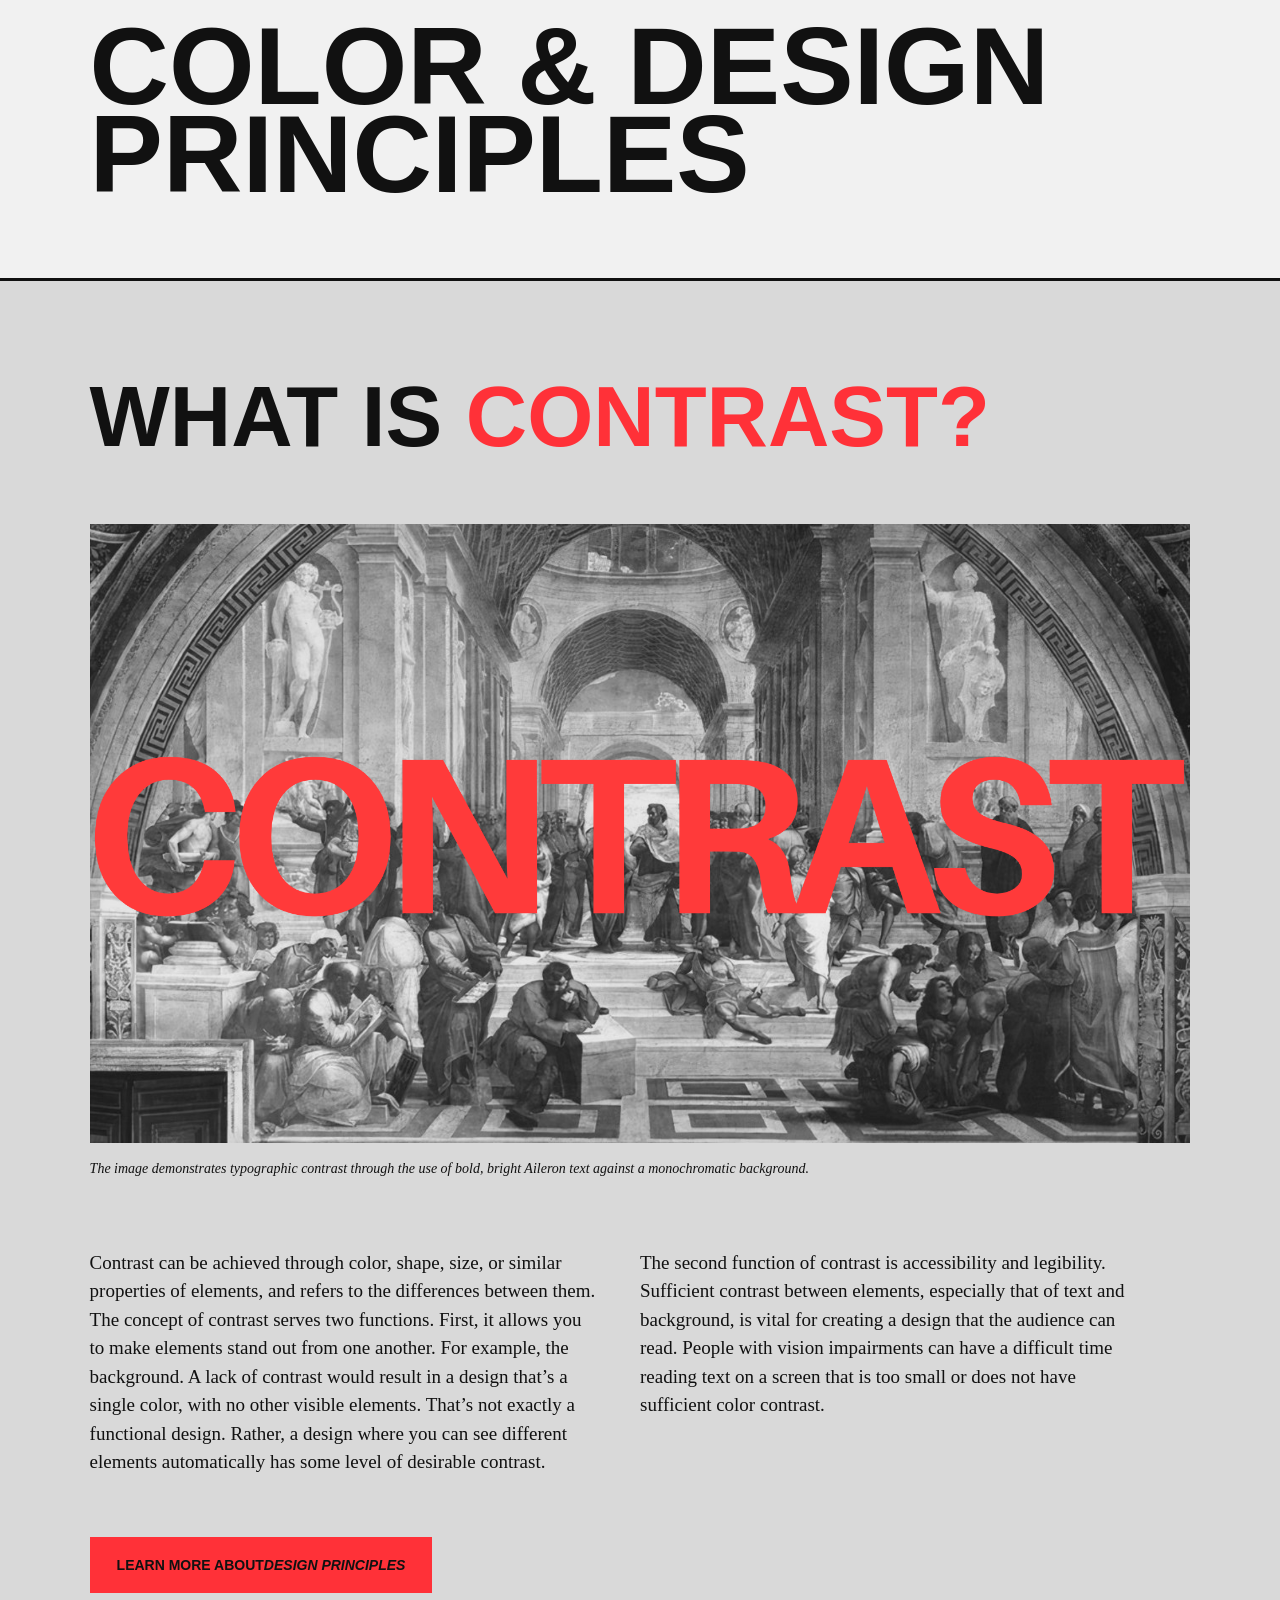
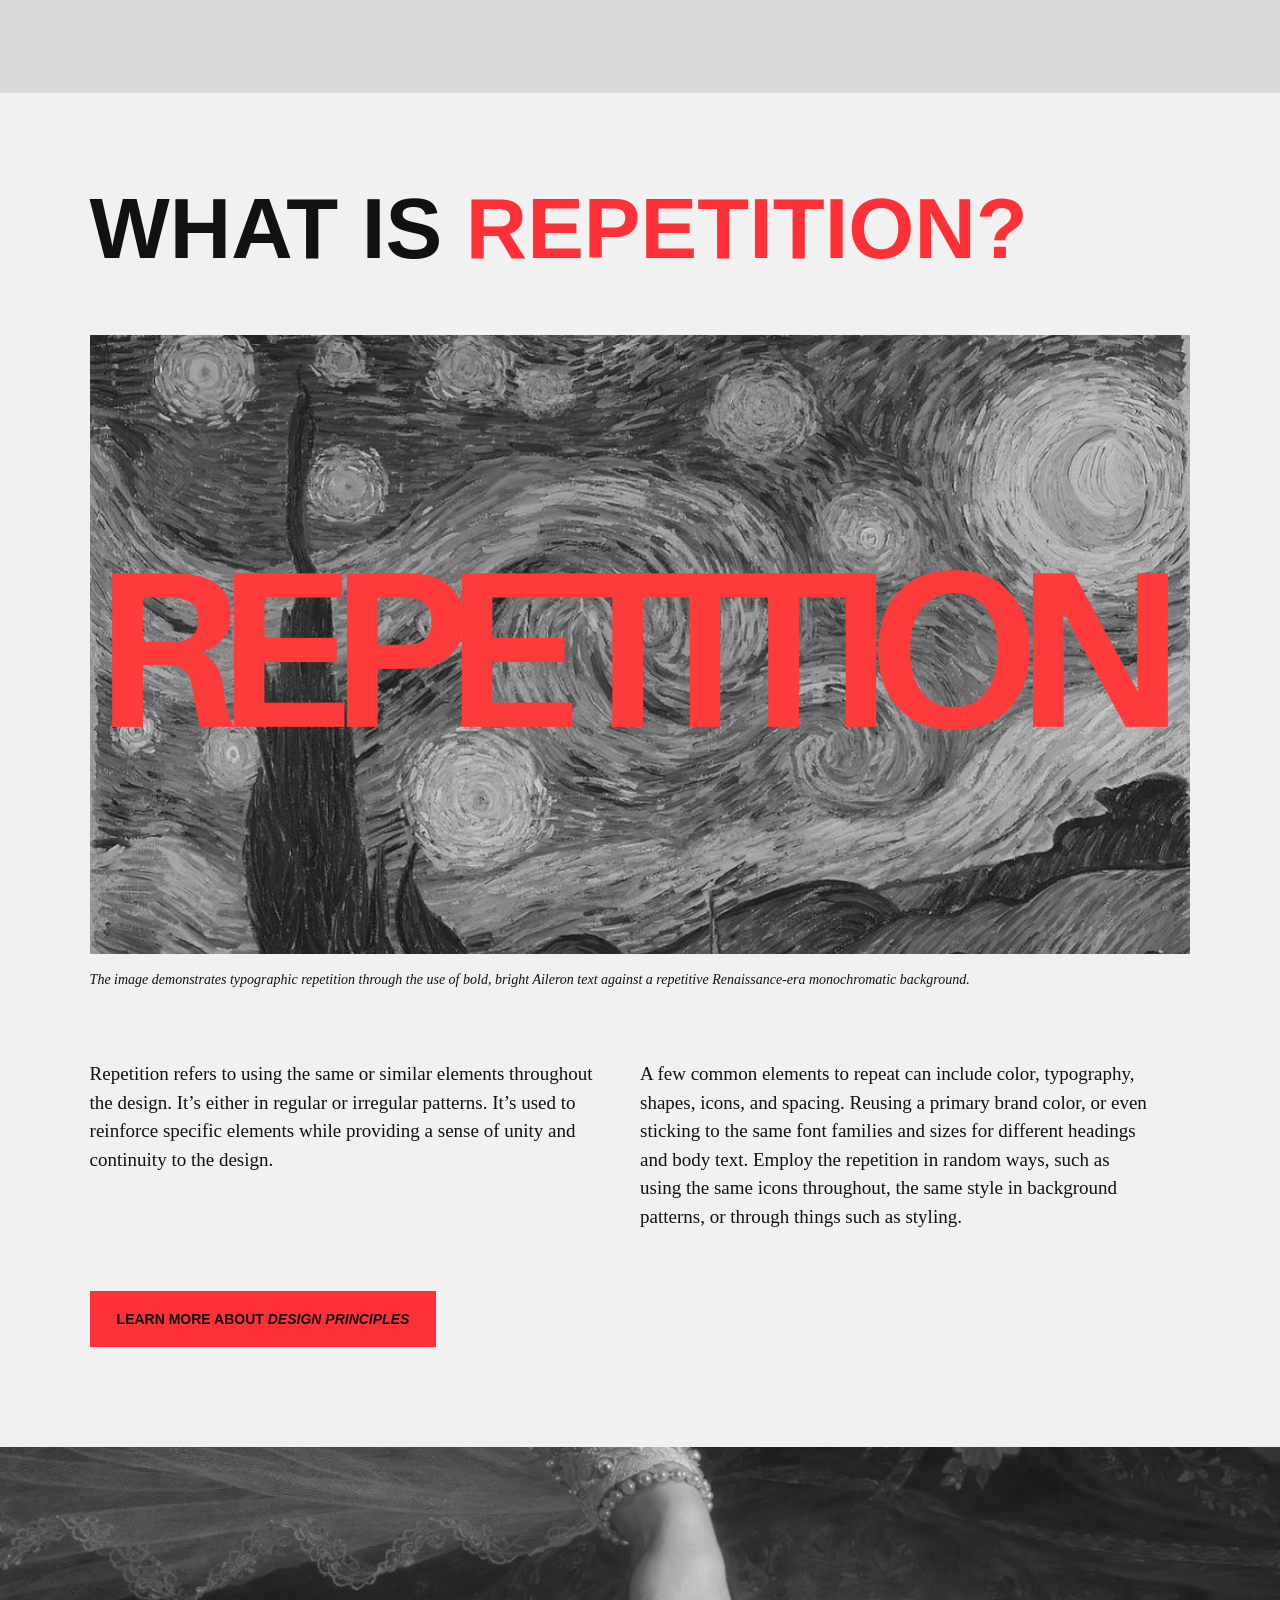
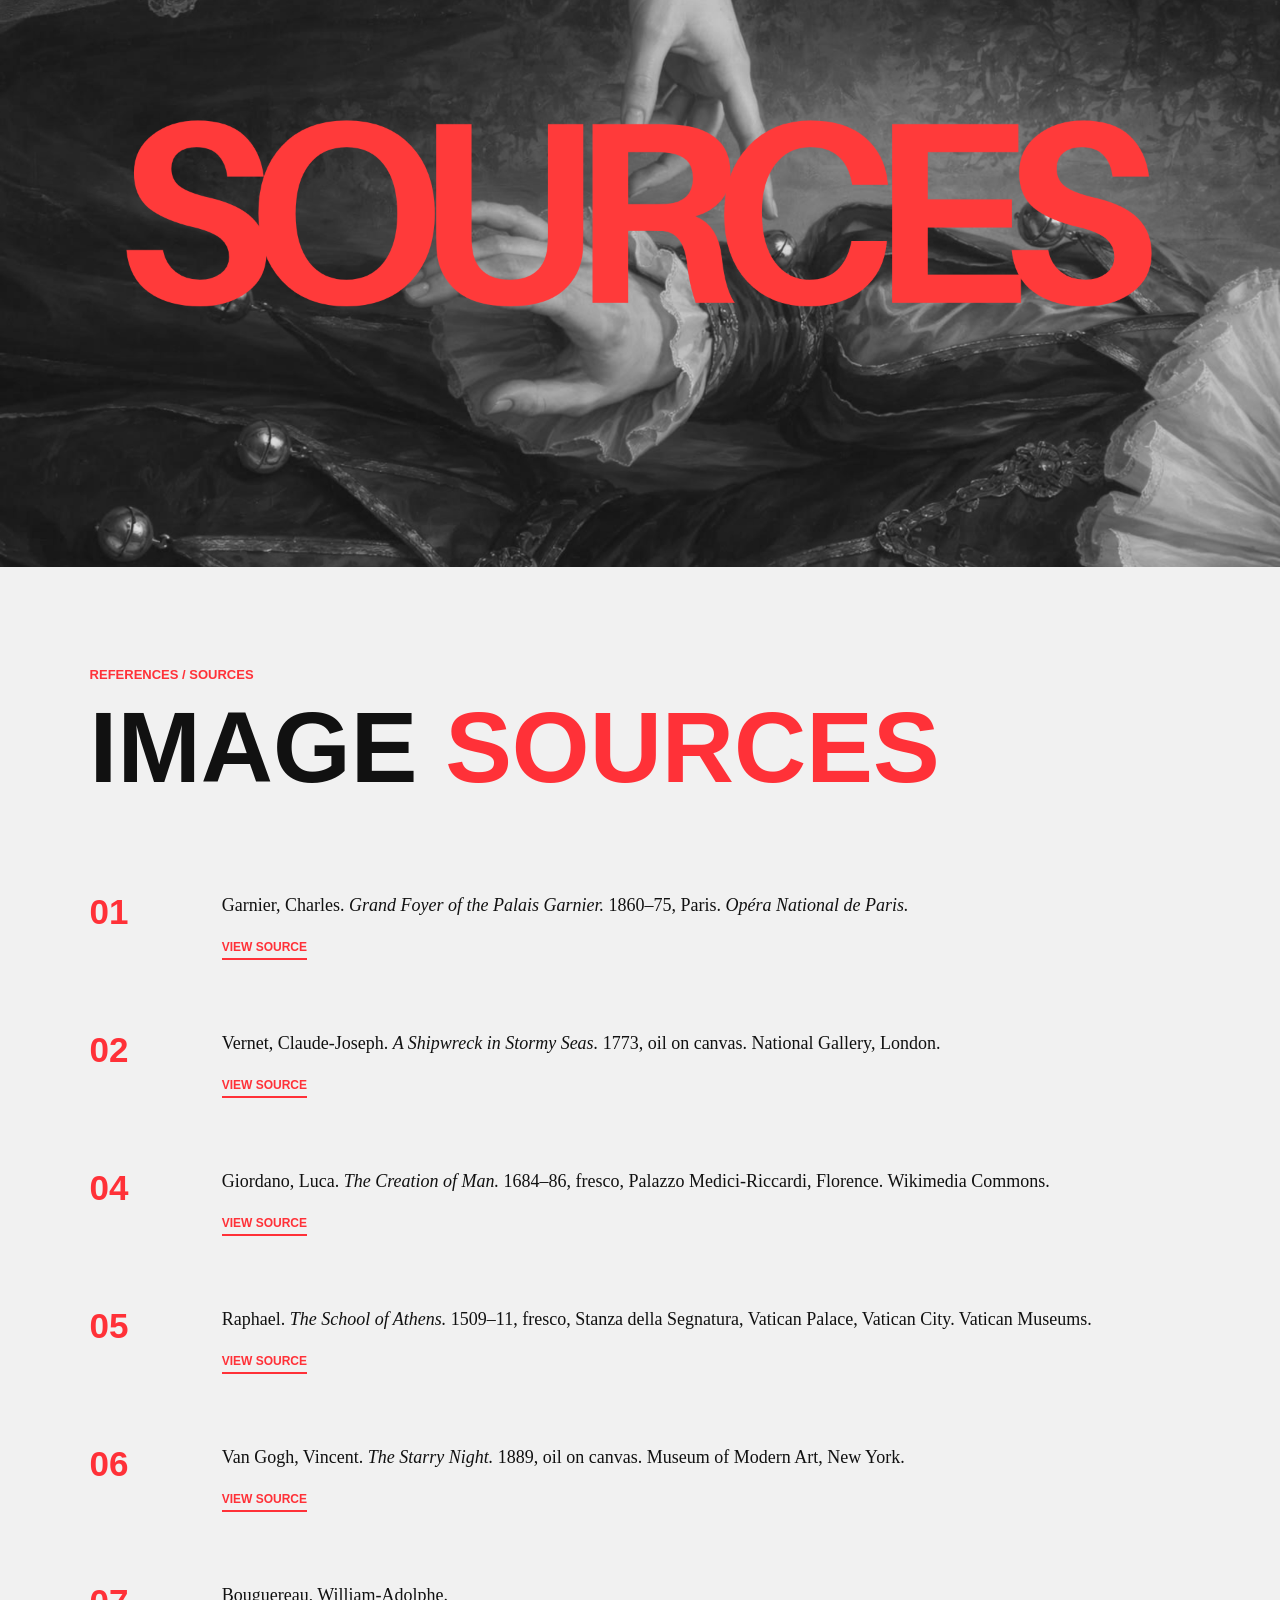
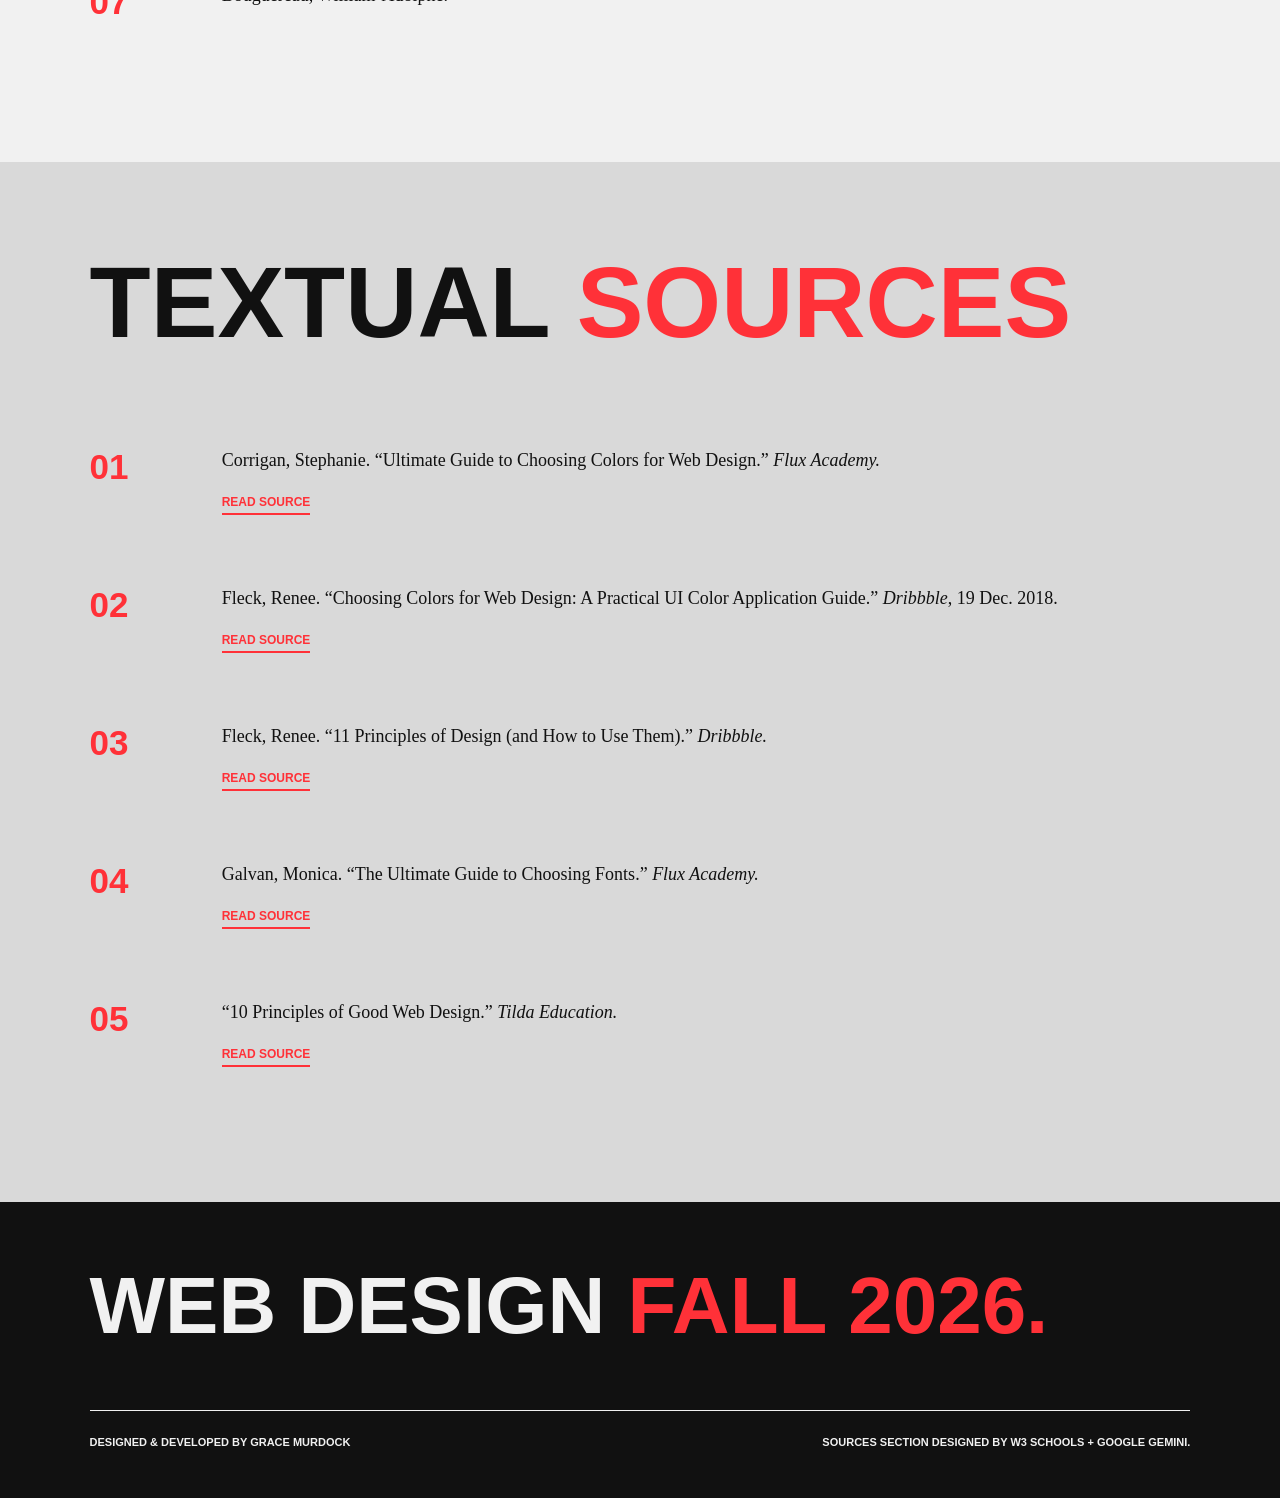
<file: Toolkit.html>
<!DOCTYPE html>
<html lang="en">

<head>
    <meta charset="UTF-8">
    <meta name="viewport" content="width=device-width, initial-scale=1.0">
    <title>My Design Manifesto</title>
    <link rel="stylesheet" href="style.css">
</head>

<body>
	
<!-- =========================================
     NAVIGATION BAR (INDEX)
========================================== -->
	
<nav class="navbar">
    <a href="index.html" class="logo">GRACE MURDOCK | WEB DESIGN</a>

    <div class="nav-links">
        <a href="index.html">MEET THE ARTIST</a>
        <a href="portfolio.html">MY WORK</a>
        <a href="Toolkit.html">TOOLKIT</a>
		<a href="experiment.html">EXPERIMENTING</a>
    </div>
</nav>

<!-- =========================================
     TOOLKIT PAGE — HERO SECTION
========================================= -->

<section class="about-hero">

    <div class="about-hero-label">
        TYPOGRAPHY / COLOR / DESIGN PRINCIPLES
    </div>

    <div class="about-hero-title">
        <h1>
            DESIGN
            <span>TOOLKIT.</span>
        </h1>
    </div>
</section>
	
<!-- =========================================
     INTRODUCTION
========================================== -->

<section class="intro">
    <div class="intro-label">
        What makes
        <br>
        a great
        <br>
        DESIGNER?
    </div>
		
    <div class="intro-content">
        <h2>
            Design is necessary
            <span>history.</span>
        </h2>
        <p> My Design Manifesto is a series of typography,
            color, and design principles that I have had the
            pleasure of learning and implementing into my
            newfound training in web design. These skills
            and applications are informed by various readings
            throughout the website, with all sources linked
            below. Hopefully, this manifesto will provide
            valuable insight into the principles and
            considerations to incorporate into your next
            UX/UI design layout.
        </p>
    </div>
</section>

<!-- =========================================
     SECTION 01 — TYPOGRAPHY
========================================== -->

<section class="typography-section">
<!-- SECTION HEADER -->
    <div class="section-header">
        <div class="section-number">
            01
        </div>

        <div class="section-title">
            Typography
        </div>
    </div>

<!-- =========================================
     TEXTUAL HIERARCHY
========================================== -->

    <div class="typography-content">
<!-- Heading -->
        <div class="typography-heading">
            <h2>
                What is
                <span>textual</span>
                hierarchy?
            </h2>
        </div>

<!-- Hierarchy Image -->
        <figure class="hierarchy-image">
            <img
                src="images/HierarchyInTypography.png"
                alt="An example of typographic hierarchy using different font weights in Aileron">

            <figcaption>
                <em>The image demonstrates how varying font
                    weights in Aileron create visual hierarchy
                    and guide the viewer’s reading order.</em>
            </figcaption>
        </figure>

<!-- Hierarchy Text -->
        <div class="typography-text">
            <p> Visual hierarchy is a large part of readability
                and legibility. If nothing is emphasized on a
                page, nothing looks important. You need to use
                visual cues to tell people what to pay attention
                to first, second, third, etc. You can create
                visual hierarchy through things like scale
                (the relative size of elements) and color.
                Typographic hierarchy can be created by using
                different typefaces, sizes, and font weights,
                much like the photo above.
            </p>

            <p> Designers have a lot of flexibility when it
                comes to creating hierarchy, or even dictating
                what should be a priority on the hierarchical
                scale. One of the first things to consider is
                how many levels of hierarchy a design should
                have. As a general rule, every design should
                include three levels of hierarchy: heading,
                subheading, and body text.
            </p>
        </div>

    </div>
</section>

<!-- =========================================
     FONT PAIRING
========================================== -->

<section class="font-pairing">
    <div class="font-pairing-content">
		
<!-- Heading -->
        <div class="typography-heading">
            <h2>
                What is the art of
                <span>Font Pairing?</span>
            </h2>
        </div>
		
<!-- Font Pairing To Image -->
        <figure class="hierarchy-image">
            <img
                src="images/FontPairing.png"
                alt="Aileron Bold and Allura paired against a Renaissance-inspired background">
            <figcaption>
                <em>The image demonstrates how Aileron Bold and
                    the script font Allura can be effectively
                    paired to create visual contrast and harmony
                    against a Renaissance-inspired background.
                </em>
            </figcaption>
        </figure>
			
<!-- Font Pairing Text -->
        <div class="typography-text">
            <p> Choosing a font pairing can sometimes be difficult.
                No matter what you’re designing, you should have a
                main font. For example? This website is entirely
                based on the neo-grotesque sans-serif typeface
                Aileron. This font is used primarily in the title
                or text headline of the website, which means
                whatever font you choose will also be used in your
                titles or headlines. It’s meant to stand out and
                influence the mood of the design. It doesn’t matter
                what the type of font is, but knowing the first and
                primary font will help you choose its complementary
                second.
            </p>

            <p> The best way to choose a good secondary font is to
                make sure it’s entirely different, yet complementary
                to your design. For example, I chose the font Allura.
                It’s an elegant script font with a clean, calligraphic
                feel. It’s completely different from Aileron. One of
                the best ways to choose fonts is to choose a pair of
                opposites. Use a big bold serif for the headline,
                and a nice traditional serif for the body copy.
            </p>
        </div>

<!-- Font Pairing Button -->
        <div class="typography-button">
            <a
                href="http://www.flux-academy.com/blog/the-ultimate-guide-to-choosing-fonts"
                target="_blank"
                rel="noopener noreferrer">
                Learn More About <em>Font Pairing</em> ↗
            </a>
        </div>
    </div>
</section>

<!-- =========================================
     SECTION 02 — COLOR & DESIGN PRINCIPLES
========================================== -->

<section class="color-design-section">

<!-- SECTION HEADER -->
    <div class="section-header">
        <div class="section-number">
            02
        </div>

        <div class="section-title">
            Color &amp; Design Principles
        </div>
    </div>

</section>

<!-- =========================================
     WHAT IS CONTRAST?
========================================== -->

<section class="contrast-section">
    <div class="contrast-content">
        <div class="typography-heading">
            <h2>
                What is
      		<span>Contrast?</span>
            </h2>
        </div>

<!-- Contrast Image -->
        <figure class="hierarchy-image">
            <img
                src="images/Contrast.png"
                alt="Bright Aileron typography against a monochromatic background demonstrating contrast">
            <figcaption>
                <em>The image demonstrates typographic contrast
                    through the use of bold, bright Aileron text
                    against a monochromatic background.</em>
            </figcaption>
        </figure>
        <div class="typography-text">
            <p> Contrast can be achieved through color, shape,
                size, or similar properties of elements, and
                refers to the differences between them. The
                concept of contrast serves two functions. First,
                it allows you to make elements stand out from
                one another. For example, the background. A lack
                of contrast would result in a design that’s a
                single color, with no other visible elements.
                That’s not exactly a functional design. Rather,
                a design where you can see different elements
                automatically has some level of desirable contrast.
            </p>

            <p> The second function of contrast is accessibility
                and legibility. Sufficient contrast between
                elements, especially that of text and background,
                is vital for creating a design that the audience
                can read. People with vision impairments can have
                a difficult time reading text on a screen that is
                too small or does not have sufficient color contrast.
            </p>
        </div>
		
        <div class="typography-button">
            <a
                href="https://dribbble.com/resources/education/principles-of-design"
                target="_blank"
                rel="noopener noreferrer">
                Learn More About<em>Design Principles</em>
            </a>
        </div>

    </div>
</section>

<!-- =========================================
     WHAT IS REPETITION?
========================================== -->
<section class="repetition-section">
    <div class="repetition-content">
		
        <div class="typography-heading">
            <h2>
                What is
            <span>Repetition?</span>
            </h2>
        </div>
		
        <figure class="hierarchy-image">
            <img
                src="images/Repetition.png"
                alt="Bold Aileron typography against a repetitive Renaissance-era monochromatic background">

            <figcaption>
                <em>The image demonstrates typographic repetition
                    through the use of bold, bright Aileron text
                    against a repetitive Renaissance-era
                    monochromatic background.
                </em>
            </figcaption>
        </figure>

<!-- Repetition Text -->
        <div class="typography-text">
            <p> Repetition refers to using the same or similar
                elements throughout the design. It’s either in
                regular or irregular patterns. It’s used to
                reinforce specific elements while providing a
                sense of unity and continuity to the design.
            </p>

            <p> A few common elements to repeat can include color,
                typography, shapes, icons, and spacing. Reusing a
                primary brand color, or even sticking to the same
                font families and sizes for different headings and
                body text. Employ the repetition in random ways,
                such as using the same icons throughout, the same
                style in background patterns, or through things
                such as styling.
            </p>
        </div>

<!-- Repetition Source Button -->
        <div class="typography-button">
            <a
                href="https://tilda.education/en/web-design-principles"
                target="_blank"
                rel="noopener noreferrer">
                Learn More About <em>Design Principles</em> 
            </a>
        </div>

    </div>
</section>
	
<!-- =========================================
     SOURCES HERO
========================================== -->

<section class="sources-hero">
    <img
        src="images/Sources.png"
        alt="Renaissance artwork with bright red Aileron typography introducing the sources section"
        class="sources-hero-image">
</section>

<!-- =========================================
     IMAGE SOURCES
========================================== -->

<section class="sources-section">

<!-- Sources Header -->
    <div class="sources-header">
        <div class="sources-label">
            References / Sources
        </div>

        <h1>
            Image
            <span>Sources</span>
        </h1>
    </div>

<!-- =========================================
     IMAGE SOURCE LIST
========================================== -->

    <div class="source-list">

<!-- Image 01 -->
        <div class="source-entry">
            <div class="source-number">
                01
            </div>

            <div class="source-information">
                <p> Garnier, Charles. <em>Grand Foyer of the Palais Garnier.</em>
                    1860–75, Paris. <em>Opéra National de Paris.</em>
                </p>

                <a
                    href="https://www.operadeparis.fr/en/about/theaters-and-workshops/palais-garnier"
                    target="_blank"
                    rel="noopener noreferrer">
                    View Source 
                </a>
            </div>
        </div>

<!-- Image 02 -->
        <div class="source-entry">
            <div class="source-number">
                02
            </div>

            <div class="source-information">
                <p> Vernet, Claude-Joseph.
                    <em>A Shipwreck in Stormy Seas.</em>
                    1773, oil on canvas. National Gallery, London.
                </p>

                <a
                    href="https://www.nationalgallery.org.uk/paintings/claude-joseph-vernet-a-shipwreck-in-stormy-seas"
                    target="_blank"
                    rel="noopener noreferrer">
                    View Source 
                </a>
            </div>
        </div>

<!-- Image 04 -->
        <div class="source-entry">
            <div class="source-number">
                04
            </div>

            <div class="source-information">
                <p> Giordano, Luca.
                    <em>The Creation of Man.</em>
                    1684–86, fresco, Palazzo Medici-Riccardi,
                    Florence. Wikimedia Commons.
                </p>

                <a
                    href="https://commons.wikimedia.org/wiki/File:Luca_Giordano_010.jpg"
                    target="_blank"
                    rel="noopener noreferrer">
                    View Source 
                </a>
            </div>
        </div>

<!-- Image 05 -->
        <div class="source-entry">
            <div class="source-number">
                05
            </div>

            <div class="source-information">
                <p> Raphael.
                    <em>The School of Athens.</em>
                    1509–11, fresco, Stanza della Segnatura,
                    Vatican Palace, Vatican City. Vatican Museums.
                </p>

                <a
                    href="https://www.museivaticani.va/content/museivaticani/en/collezioni/musei/stanze-di-raffaello/stanza-della-segnatura/scuola-di-atene.html"
                    target="_blank"
                    rel="noopener noreferrer">
                    View Source
                </a>
            </div>
        </div>

<!-- Image 06 -->
        <div class="source-entry">
            <div class="source-number">
                06
            </div>

            <div class="source-information">
                <p> Van Gogh, Vincent.
                    <em>The Starry Night.</em>
                    1889, oil on canvas. Museum of Modern Art,
                    New York.
                </p>

                <a
                    href="https://www.moma.org/collection/works/79802"
                    target="_blank"
                    rel="noopener noreferrer">
                    View Source
                </a>
            </div>
        </div>

<!-- Image 07 -->
        <div class="source-entry">
            <div class="source-number">
                07
            </div>

            <div class="source-information">
                <p> Bouguereau, William-Adolphe.
                </p>
            </div>
        </div>

    </div>
</section>

<!-- =========================================
     TEXTUAL SOURCES
========================================== -->

<section class="textual-sources">
    <div class="textual-sources-content">

<!-- Heading -->
        <div class="sources-header">
<h1>
          Textual
          <span>Sources</span>
        </h1>
        </div>

<!-- =========================================
     TEXT SOURCE LIST
========================================== -->

        <div class="source-list">

<!-- Source 01 -->
            <div class="source-entry">
                <div class="source-number">
                    01
                </div>

                <div class="source-information">
                    <p> Corrigan, Stephanie.
                        “Ultimate Guide to Choosing Colors for Web Design.”
                        <em>Flux Academy.</em>
                    </p>

                    <a
                        href="https://www.flux-academy.com/blog/ultimate-guide-to-choosing-colors-for-web-design"
                        target="_blank"
                        rel="noopener noreferrer">
                        Read Source 
                    </a>
                </div>
            </div>

<!-- Source 02 -->
            <div class="source-entry">
                <div class="source-number">
                    02
                </div>

                <div class="source-information">
                    <p> Fleck, Renee.
                        “Choosing Colors for Web Design: A Practical UI
                        Color Application Guide.”
                        <em>Dribbble</em>, 19 Dec. 2018.
                    </p>

                    <a
                        href="https://dribbble.com/stories/2018/12/19/choosing-colors-for-web-design-a-practical-ui-color-application-guide"
                        target="_blank"
                        rel="noopener noreferrer">
                        Read Source 
                    </a>
                </div>
            </div>

<!-- Source 03 -->
            <div class="source-entry">
                <div class="source-number">
                    03
                </div>

                <div class="source-information">
                    <p> Fleck, Renee.
                        “11 Principles of Design (and How to Use Them).”
                        <em>Dribbble.</em>
                    </p>

                    <a
                        href="https://dribbble.com/resources/education/principles-of-design"
                        target="_blank"
                        rel="noopener noreferrer">
                        Read Source 
                    </a>
                </div>
            </div>

<!-- Source 04 -->
            <div class="source-entry">
                <div class="source-number">
                    04
                </div>

                <div class="source-information">
                    <p> Galvan, Monica.
                        “The Ultimate Guide to Choosing Fonts.”
                        <em>Flux Academy.</em>
                    </p>

                    <a
                        href="https://www.flux-academy.com/blog/the-ultimate-guide-to-choosing-fonts"
                        target="_blank"
                        rel="noopener noreferrer">
                        Read Source 
                    </a>
                </div>
            </div>

<!-- Source 05 -->
            <div class="source-entry">
                <div class="source-number">
                    05
                </div>

                <div class="source-information">
                    <p> “10 Principles of Good Web Design.”
                        <em>Tilda Education.</em>
                    </p>

                    <a
                        href="https://tilda.education/en/web-design-principles"
                        target="_blank"
                        rel="noopener noreferrer">
                        Read Source 
                    </a>
                </div>
            </div>

        </div>
    </div>
</section>

<!-- =========================================
     FOOTER
========================================== -->

<footer class="site-footer">

    <div class="footer-title">
		<!-- I couldn't get the spacing right so I put an invisible character in the span text -->
        Web Design <span> ㅤㅤㅤFall 2026.</span>
    </div>

    <div class="footer-information">
        <p>
            Designed &amp; developed by Grace Murdock
        </p>

        <p>
			Sources section designed by W3 Schools + Google Gemini.
        </p>
    </div>

</footer>

<!-- =========================================
     END OF WEBSITE
========================================== -->

</body>
</html>
</file>
<file: style.css>
@charset "UTF-8";
@import url('https://fonts.googleapis.com/css2?family=Cinzel:wght@400;500;600;700&family=Cormorant+Garamond:wght@400;500;600;700&family=UnifrakturCook:wght@700&display=swap');

/* =========================================
   PAGE LAYOUT / FONT SETUP (ALL PAGES)
========================================= */

* {
    margin: 0;
    padding: 0;
    box-sizing: border-box;
}

html {
    scroll-behavior: smooth;
}

body {
    background-color: #f1f1f1;
    color: #111111;
    font-family: Arial, Helvetica, sans-serif;
}


/* =========================================
   NAVIGATION BAR
   GRACE FIX THIS LATER ITS UGLY
========================================= */

.navbar {
    display: flex;
    justify-content: space-between;
    align-items: center;
    padding: 25px 50px;
}

.logo {
    color: #111111;
    font-weight: bold;
    text-decoration: none;
}

.nav-links {
    display: flex;
    gap: 30px;
}

.nav-links a {
    color: #111111;
    text-decoration: none;
}

.nav-links a:hover {
    opacity: 0.5;
}


/* =========================================
   LANDING PAGE / HERO SETUP
========================================= */

.hero {
    width: 100%;
    height: 100vh;
    min-height: 700px;
    display: flex;
    align-items: center;
    justify-content: center;
    background-color: #111111;
    overflow: hidden;
}


/* =========================================
   INTRODUCTION PAGE LAYOUT
========================================= */

.intro {
    width: 100%;
    padding: 100px 7vw;
    background-color: #f1f1f1;
    border-top: 8px solid #111111;
}


/* =========================================
   TOOLKIT PAGE SECTIONS
========================================= */

/* =========================================
   LABEL #1 — WHAT MAKES A GREAT DESIGNER?
========================================= */

.intro-label {
    margin-bottom: 50px;
    font-size: 13px;
    font-weight: bold;
    text-transform: uppercase;
}


/* =========================================
   INTRODUCTION CONTENT
========================================= */

.intro-content {
    width: 100%;
    max-width: 1000px;
}

.intro-content h2 {
    margin-bottom: 50px;
    font-size: 90px;
    font-weight: 900;
    line-height: 0.85;
    text-transform: uppercase;
}

.intro-content h2 span {
    color: #ff3138;
}

/* =========================================
   INTRODUCTION BODY TEXT
========================================= */

.intro-content p {
    max-width: 800px;
    font-family: Georgia, "Times New Roman", serif;
    font-size: 22px;
    line-height: 1.5;
}

/* =========================================
   TYPOGRAPHY SECTION BEGINNING
========================================= */

.typography-section {
    width: 100%;
    background-color: #f1f1f1;
    color: #111111;
    padding-bottom: 100px;
}

/* =========================================
   SECTION HEADER
   USED FOR THE BIG 01 / 02 TITLES
========================================= */

.section-header {
    width: 100%;
    padding: 80px 7vw;
    border-bottom: 3px solid #111111;
}

.section-number {
    margin-bottom: 20px;
    font-size: 100px;
    font-weight: 900;
    line-height: 0.8;
    color: #ff3138;
}

.section-title {
    width: 100%;
    font-size: 110px;
    font-weight: 900;
    line-height: 0.8;
    text-transform: uppercase;
}

/* =========================================
   TYPOGRAPHY SECTION CONTENT
========================================= */

.typography-content {
    width: 100%;
    padding: 80px 7vw 0;
}

/* =========================================
   TYPOGRAPHY SECTION HEADING
========================================= */

.typography-heading {
    width: 100%;
    max-width: 1100px;
    margin-bottom: 70px;
}

.typography-heading h2 {
    font-size: 85px;
    font-weight: 900;
    line-height: 0.85;
    text-transform: uppercase;
}

.typography-heading h2 span {
    color: #ff3138;
}

/* =========================================
   H IMAGE
========================================= */

.hierarchy-image {
    width: 100%;
    margin-bottom: 70px;
}

.hierarchy-image img {
    display: block;
    width: 100%;
    height: auto;
}

.hierarchy-image figcaption {
    max-width: 900px;
    margin-top: 15px;
    font-family: Georgia, "Times New Roman", serif;
    font-size: 14px;
    line-height: 1.5;
}

/* =========================================
   HIERARCHY TYPOGRAPHY BODY TEXT
========================================= */

.typography-text {
    display: grid;
    grid-template-columns: 50% 50%;
    width: 100%;
    max-width: 1200px;
    margin: 0 auto;
}

.typography-text p {
    padding-right: 40px;
    font-family: Georgia, "Times New Roman", serif;
    font-size: 19px;
    line-height: 1.5;
}

/* =========================================
   FONT PAIRING SECTION
========================================= */

.font-pairing {
    width: 100%;
    background-color: #d9d9d9;
    padding: 100px 0;
}

.font-pairing-content {
    width: 100%;
    padding: 0 7vw;
}

/* =========================================
   TYPOGRAPHY BUTTON
========================================= */

.typography-button {
    width: 100%;
    max-width: 1200px;
    margin: 60px auto 0;
}

.typography-button a {
    display: inline-block;
    padding: 18px 25px;
    background-color: #ff3138;
    color: #111111;
    font-size: 14px;
    font-weight: bold;
    text-decoration: none;
    text-transform: uppercase;
    border: 2px solid #ff3138;
}

/* Hover taken from W3 Schools */

.typography-button a:hover {
    background-color: #111111;
    color: #ff3138;
    border-color: #111111;
}

/* =========================================
   COLOR & DESIGN SETUP
========================================= */

.color-design-section {
    width: 100%;
    background-color: #f1f1f1;
    color: #111111;
}

/* =========================================
   WHAT IS CONTRAST?
========================================= */

.contrast-section {
    width: 100%;
    padding: 100px 0;
    background-color: #d9d9d9;
    color: #111111;
}

.contrast-content {
    width: 100%;
    padding: 0 7vw;
}

/* =========================================
   WHAT IS REPETITION?
========================================= */

.repetition-section {
    width: 100%;
    padding: 100px 0;
    background-color: #f1f1f1;
    color: #111111;
}

.repetition-content {
    width: 100%;
    padding: 0 7vw;
}

/* =========================================
   SOURCES HERO
========================================= */

.sources-hero {
    width: 100%;
    background-color: #111111;
}

.sources-hero-image {
    display: block;
    width: 100%;
    height: auto;
}

/* =========================================
   IMAGE SOURCES
========================================= */

.sources-section {
    width: 100%;
    padding: 100px 7vw;
    background-color: #f1f1f1;
    color: #111111;
}

/* =========================================
   SOURCES HEADING
========================================= */

.sources-header {
    width: 100%;
    margin-bottom: 70px;
}

.sources-label {
    margin-bottom: 25px;
    font-size: 13px;
    font-weight: bold;
    text-transform: uppercase;
    color: #ff3138;
}

.sources-header h1 {
    max-width: 1200px;
    font-size: 100px;
    font-weight: 900;
    line-height: 0.8;
    text-transform: uppercase;
}

.sources-header h1 span {
    color: #ff3138;
}

/* =========================================
   SOURCE LIST
   Section breaks inspired by W3 Schools + Google Gemini
========================================= */

.source-list {
    width: 100%;
}

.source-entry {
    display: grid;
    grid-template-columns: 12% 88%;
    width: 100%;
    padding: 35px 0;
}

.source-number {
    font-size: 35px;
    font-weight: 900;
    color: #ff3138;
}

.source-information {
    max-width: 950px;
}

.source-information p {
    margin-bottom: 18px;
    font-family: Georgia, "Times New Roman", serif;
    font-size: 18px;
    line-height: 1.5;
}

.source-information a {
    display: inline-block;
    padding-bottom: 4px;
    color: #ff3138;
    font-size: 12px;
    font-weight: bold;
    text-decoration: none;
    text-transform: uppercase;
    border-bottom: 2px solid #ff3138;
}

.source-information a:hover {
    color: #111111;
    border-color: #111111;
}

/* =========================================
   TEXTUAL SOURCES
========================================= */

.textual-sources {
    width: 100%;
    padding: 100px 0;
    background-color: #d9d9d9;
    color: #111111;
}

.textual-sources-content {
    width: 100%;
    padding: 0 7vw;
}

/* =========================================
   FOOTER
========================================= */

.site-footer {
    width: 100%;
    padding: 70px 7vw 50px;
    background-color: #111111;
    color: #f1f1f1;
}

.footer-title {
    max-width: 1000px;
    margin-bottom: 70px;
    font-size: 80px;
    font-weight: 900;
    line-height: 0.85;
    text-transform: uppercase;
}

.footer-title span {
    color: #ff3138;
}

.footer-information {
    display: flex;
    justify-content: space-between;
    gap: 30px;
    padding-top: 25px;
    border-top: 1px solid #f1f1f1;
}

.footer-information p {
    font-size: 11px;
    font-weight: bold;
    text-transform: uppercase;
}

/* =========================================
   ABOUT HERO
========================================= */

.about-hero {
    width: 100%;
    height: 700px;
    background-color: #111111;
    color: #f1f1f1;
    padding: 70px;
    display: flex;
    flex-direction: column;
    justify-content: space-between;
}

/* =========================================
   DESIGNER / MOTION GRAPH / COMIC
========================================= */

.about-hero-label {
    font-size: 13px;
    font-weight: bold;
    text-transform: uppercase;
    color: #ff3138;
}

/* =========================================
   ABOUT HERO TITLE
========================================= */

.about-hero-title {
    width: 100%;
}

.about-hero-title h1 {
    max-width: 1200px;
    font-size: 128px;
    font-weight: 900;
    line-height: 0.75;
    text-transform: uppercase;
}

.about-hero-title h1 span {
    color: #ff3138;
}

/* =========================================
   ABOUT HERO BOTTOM INFORMATION
========================================= */

.about-hero-bottom {
    width: 100%;
    padding-top: 20px;
    border-top: 1px solid #f1f1f1;
}

.about-hero-bottom p {
    display: inline-block;
    margin-right: 40px;
    font-size: 12px;
    font-weight: bold;
    text-transform: uppercase;
}

/* =========================================
   ABOUT ME SECTION
========================================= */

.about-bio-section {
    width: 100%;
    background-color: #f1f1f1;
    color: #111111;
    border-top: 3px solid #111111;
}

/* =========================================
   ABOUT ME IMAGE CONTENT
========================================= */

.about-bio-content {
    width: 100%;
    padding: 70px 7vw;
    background-color: #d9d9d9;
}

/*=====================================
   ABOUT ME IMAGE
========================================= */

.about-portrait {
    width: 70%;
    margin: 0 auto;
}

.about-portrait img {
    display: block;
    width: 100%;
    height: auto;
    border: 5px solid #111111;
}

/* =========================================
   ABOUT BIO TEXT
========================================= */

.about-bio-text {
    width: 100%;
    padding: 90px 7vw;
}

.about-small-label {
    margin-bottom: 30px;
    font-size: 13px;
    font-weight: bold;
    text-transform: uppercase;
    color: #ff3138;
}

.about-bio-text h2 {
    margin-bottom: 50px;
    font-size: 85px;
    font-weight: 900;
    line-height: 0.85;
    text-transform: uppercase;
}

.about-bio-text h2 span {
    color: #ff3138;
}

.about-bio-text p {
    margin-bottom: 30px;
    font-family: Georgia, "Times New Roman", serif;
    font-size: 20px;
    line-height: 1.5;
}

/* =========================================
   DESCRIPTION SECTION
========================================= */

.about-interests-section {
    width: 100%;
    background-color: #d9d9d9;
    color: #111111;
    border-top: 8px solid #111111;
}

.about-interests-content {
    width: 100%;
    padding: 100px 7vw;
}

/* =========================================
   CONTACT SECTION
========================================= */

.about-contact-section {
    width: 100%;
    background-color: #f1f1f1;
    color: #111111;
}

.contact-content {
    width: 100%;
    padding: 0 7vw 100px;
}

/* =========================================
   CONTACT HEADING
========================================= */

.contact-heading {
    width: 100%;
    padding-top: 100px;
    padding-bottom: 100px;
}

.contact-heading h2 {
    margin-bottom: 40px;
    font-size: 90px;
    font-weight: 900;
    line-height: 0.85;
    text-transform: uppercase;
}

.contact-heading h2 span {
    color: #ff3138;
}

.contact-heading p {
    width: 70%;
    font-family: Georgia, "Times New Roman", serif;
    font-size: 20px;
    line-height: 1.5;
}

/* =========================================
   CONTACT FORM
========================================= */

.contact-form {
    width: 100%;
}

.form-group {
    width: 100%;
    margin-bottom: 40px;
}

.form-group label {
    display: block;
    margin-bottom: 10px;
    font-size: 14px;
    font-weight: bold;
    text-transform: uppercase;
    color: #ff3138;
}

/* Contact Formatting taken from W3 Schools */

/* =========================================
   CONTACT INPUTS
========================================= */

.form-group input,
.form-group textarea {
    width: 100%;
    padding: 15px 0;
    background-color: transparent;
    color: #111111;
    font-family: Georgia, "Times New Roman", serif;
    font-size: 20px;
    border: none;
    border-bottom: 2px solid #111111;
    outline: none;
}

.form-group textarea {
    resize: vertical;
}

.form-group input::placeholder,
.form-group textarea::placeholder {
    color: #777777;
}

.form-group input:focus,
.form-group textarea:focus {
    border-bottom-color: #ff3138;
}

/* =========================================
   CONTACT BUTTON
========================================= */

.contact-button {
    margin-top: 20px;
}

.contact-button button {
    padding: 18px 25px;
    background-color: #ff3138;
    color: #111111;
    font-family: Arial, Helvetica, sans-serif;
    font-size: 14px;
    font-weight: bold;
    text-transform: uppercase;
    border: 2px solid #ff3138;
    cursor: pointer;
}

.contact-button button:hover {
    background-color: #111111;
    color: #ff3138;
    border-color: #111111;
}

/* =========================================
   PORTFOLIO PAGE
========================================= */

.portfolio-section {
    width: 100%;
    background-color: #d9d9d9;
}

/* =========================================
   INSTAGRAM EDITS
========================================= */

.portfolio-edits {
    width: 100%;
    padding: 80px 5%;
    display: flex;
    justify-content: space-between;
}

.portfolio-edit {
    width: 31%;
}

/* Instagram gives the embeds their own sizing.
   This makes them stay inside the three columns. */
/* I used Google's Gemini to shorten the embed section, as a lot of it was for general coding. I didn't need all of the embed content. Also, I didn't know how to use it. */

.portfolio-edit .instagram-media {
    min-width: 0 !important;
    width: 100% !important;
    margin: 0 !important;
}

/* =========================================
   EXPERIMENT PAGE CSS
   WITH HELP FROM A.I
========================================= */

.experiment-hero {
    width: 100%;
    height: 700px;
    padding: 70px;
    background-color: #111111;
    color: #f1f1f1;
    display: flex;
    flex-direction: column;
    justify-content: space-between;
}

/* =========================================
   EXPERIMENT HERO LABEL
========================================= */

.experiment-label {
    font-size: 13px;
    font-weight: bold;
    text-transform: uppercase;
    color: #ff3138;
}

.experiment-title {
    width: 100%;
}

.experiment-title h1 {
    font-size: 128px;
    font-weight: 900;
    line-height: 0.8;
    text-transform: uppercase;
}

.experiment-title h1 span {
    color: #ff3138;
}

/* =========================================
   EXPERIMENT HERO BOTTOM
========================================= */

.experiment-bottom {
    width: 100%;
    padding-top: 20px;
    border-top: 1px solid #f1f1f1;
}

.experiment-bottom p {
    display: inline-block;
    margin-right: 40px;
    font-size: 12px;
    font-weight: bold;
    text-transform: uppercase;
}

/* =========================================
   EXPERIMENT INTRODUCTION
========================================= */

.experiment-intro {
    width: 100%;
    padding: 100px 7vw;
    background-color: #f1f1f1;
    border-top: 3px solid #111111;
}

.experiment-small-label {
    margin-bottom: 25px;
    font-size: 13px;
    font-weight: bold;
    text-transform: uppercase;
    color: #ff3138;
}

.experiment-intro h2 {
    margin-bottom: 40px;
    font-size: 90px;
    font-weight: 900;
    line-height: 0.85;
    text-transform: uppercase;
}

.experiment-intro h2 span {
    color: #ff3138;
}

.experiment-intro p {
    width: 70%;
    margin-bottom: 20px;
    font-family: Georgia, "Times New Roman", serif;
    font-size: 20px;
    line-height: 1.5;
}

/* =========================================
   BAD DESIGN SECTION
   PURPOSEFULLY UGLY
========================================= */

.bad-design-section {
    width: 100%;
    padding: 100px 7vw;
    background-color: #d9d9d9;
    border-top: 3px solid #111111;
    border-bottom: 3px solid #111111;
}

/* =========================================
   PURPOSEFULLY BAD DESIGN
   AI GENERATED
========================================= */

.bad-design {
    width: 80%;
    margin: 0 auto;
    padding: 50px;
    background-color: yellow;
    color: blue;
    border: 8px dotted purple;
    text-align: center;
}

.bad-design h2 {
    margin-bottom: 15px;
    font-family: Georgia, "Times New Roman", serif;
    font-size: 50px;
    color: red;
}

.bad-design h3 {
    margin-bottom: 20px;
    font-family: "Times New Roman", serif;
    font-size: 30px;
    color: green;
}

.bad-design p {
    margin-bottom: 20px;
    font-family: Arial, Helvetica, sans-serif;
    font-size: 22px;
}

.bad-design-small {
    font-size: 12px !important;
}

.bad-button {
    width: 250px;
    margin: 30px auto 0;
    padding: 20px;
    background-color: lime;
    color: purple;
    border: 5px solid red;
    font-weight: bold;
}

/* =========================================
   DESIGN GAME
========================================= */

.design-game {
    width: 100%;
    padding: 100px 7vw;
    background-color: #f1f1f1;
}

.design-game h2 {
    margin-bottom: 60px;
    font-size: 90px;
    font-weight: 900;
    line-height: 0.85;
    text-transform: uppercase;
}

.design-game h2 span {
    color: #ff3138;
}

/* =========================================
   HIDE RADIO BUTTONS ACTION
========================================= */

.design-game input {
    display: none;
}

/* =========================================
   ANSWER BUTTONS
========================================= */

.answer-button {
    display: block;
    width: 100%;
    padding: 25px;
    margin-bottom: 15px;
    background-color: #d9d9d9;
    color: #111111;
    border: 2px solid #111111;
    font-size: 22px;
    font-weight: bold;
    text-transform: uppercase;
    cursor: pointer;
}

.answer-button:hover {
    background-color: #ff3138;
}

/* =========================================
   ANSWER RESPONSES
========================================= */

.answer {
    display: none;
    padding: 40px;
    margin-bottom: 30px;
    background-color: #111111;
    color: #f1f1f1;
}

.answer h3 {
    margin-bottom: 20px;
    font-size: 35px;
    color: #ff3138;
}

.answer p {
    width: 70%;
    font-family: Georgia, "Times New Roman", serif;
    font-size: 18px;
    line-height: 1.5;
}

/* =========================================
   SHOW ANSWERS

This is the weird-looking part that actually makes the CSS-only game work. When one of the radio buttons is clicked, its answer appears. This section (SHOW ANSWERS) is A.I generated.
========================================= */

#typography-answer:checked + .answer-button + .typography-response {
    display: block;
}

#color-answer:checked + .answer-button + .color-response {
    display: block;
}

#hierarchy-answer:checked + .answer-button + .hierarchy-response {
    display: block;
}

/* =========================================
   SELECTED ANSWER
========================================= */

.design-game input:checked + .answer-button {
    background-color: #ff3138;
}

/* =========================================
   ABOUT THE EXPERIMENT
========================================= */

.experiment-information {
    width: 100%;
    padding: 100px 7vw;
    background-color: #d9d9d9;
    border-top: 3px solid #111111;
}

.experiment-information h2 {
    margin-bottom: 40px;
    font-size: 90px;
    font-weight: 900;
    line-height: 0.85;
    text-transform: uppercase;
}

.experiment-information h2 span {
    color: #ff3138;
}

.experiment-information p {
    width: 70%;
    font-family: Georgia, "Times New Roman", serif;
    font-size: 20px;
    line-height: 1.5;
}
</file>
